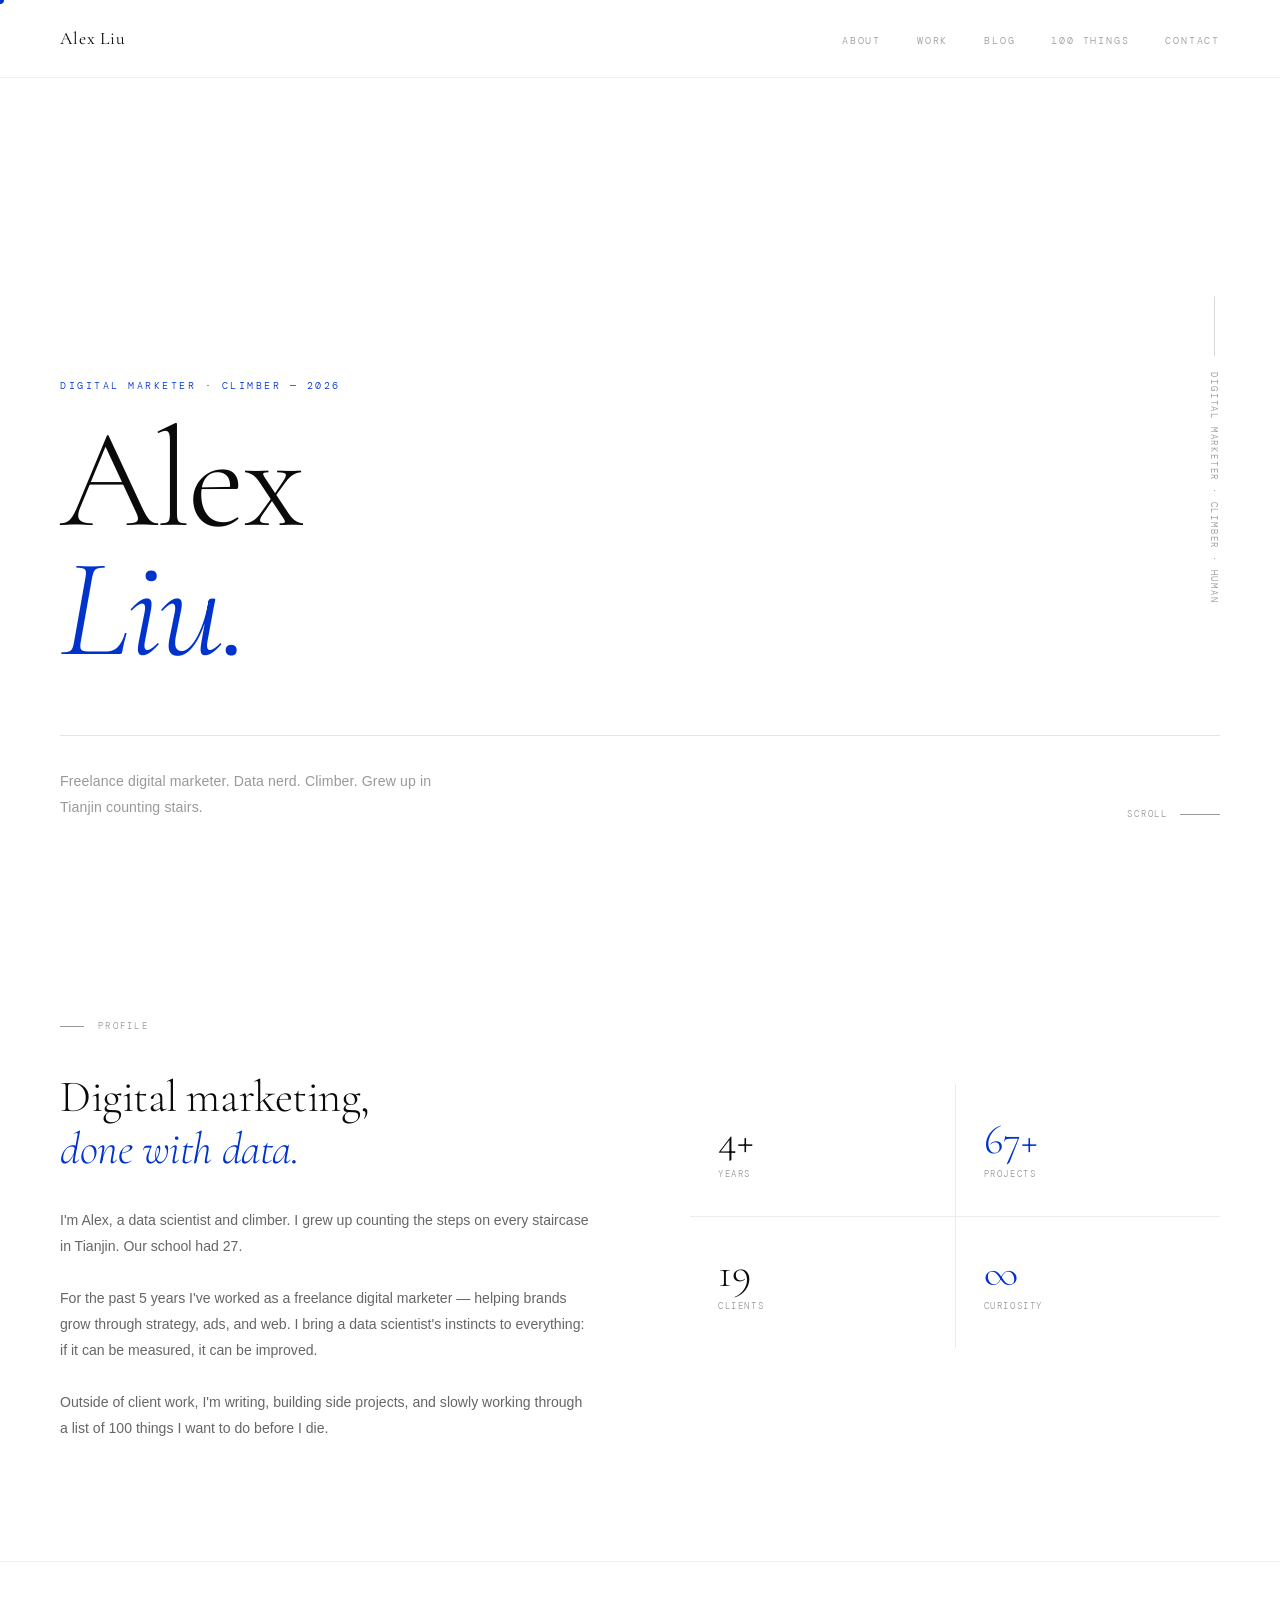
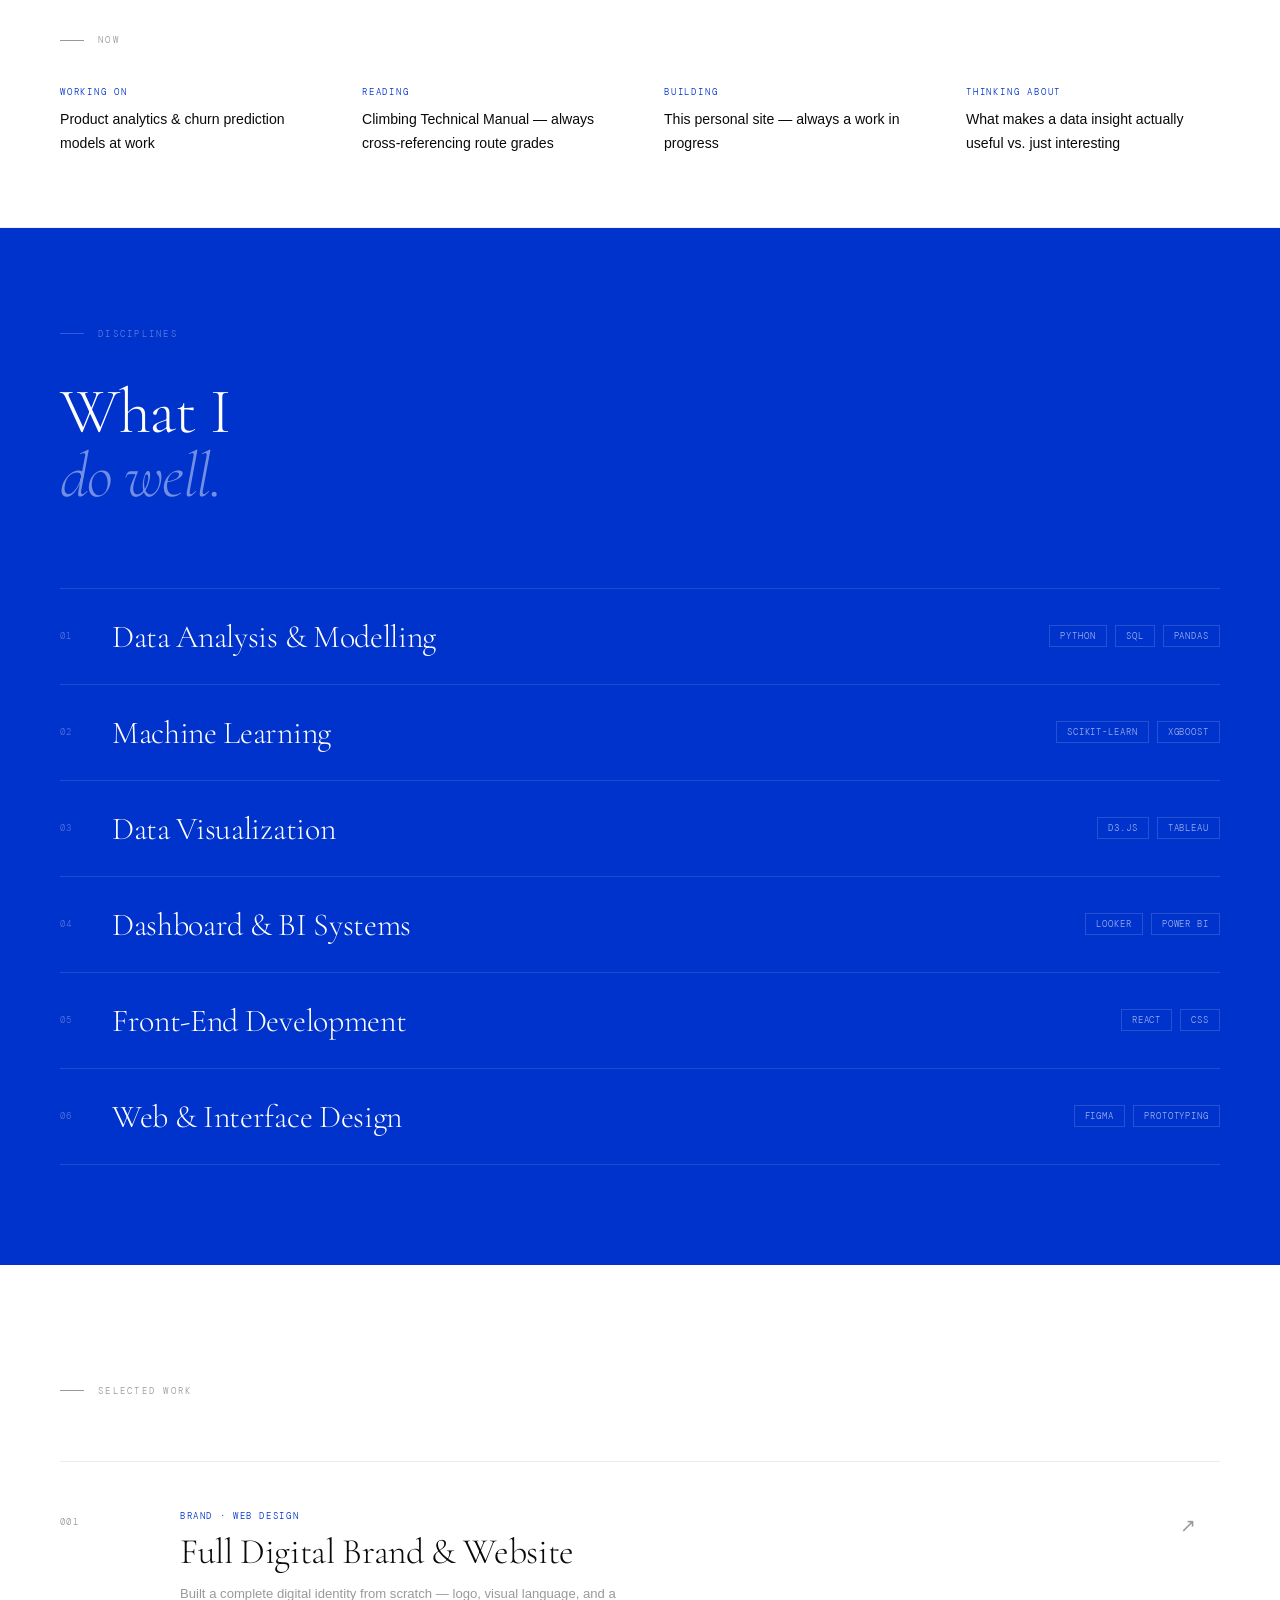
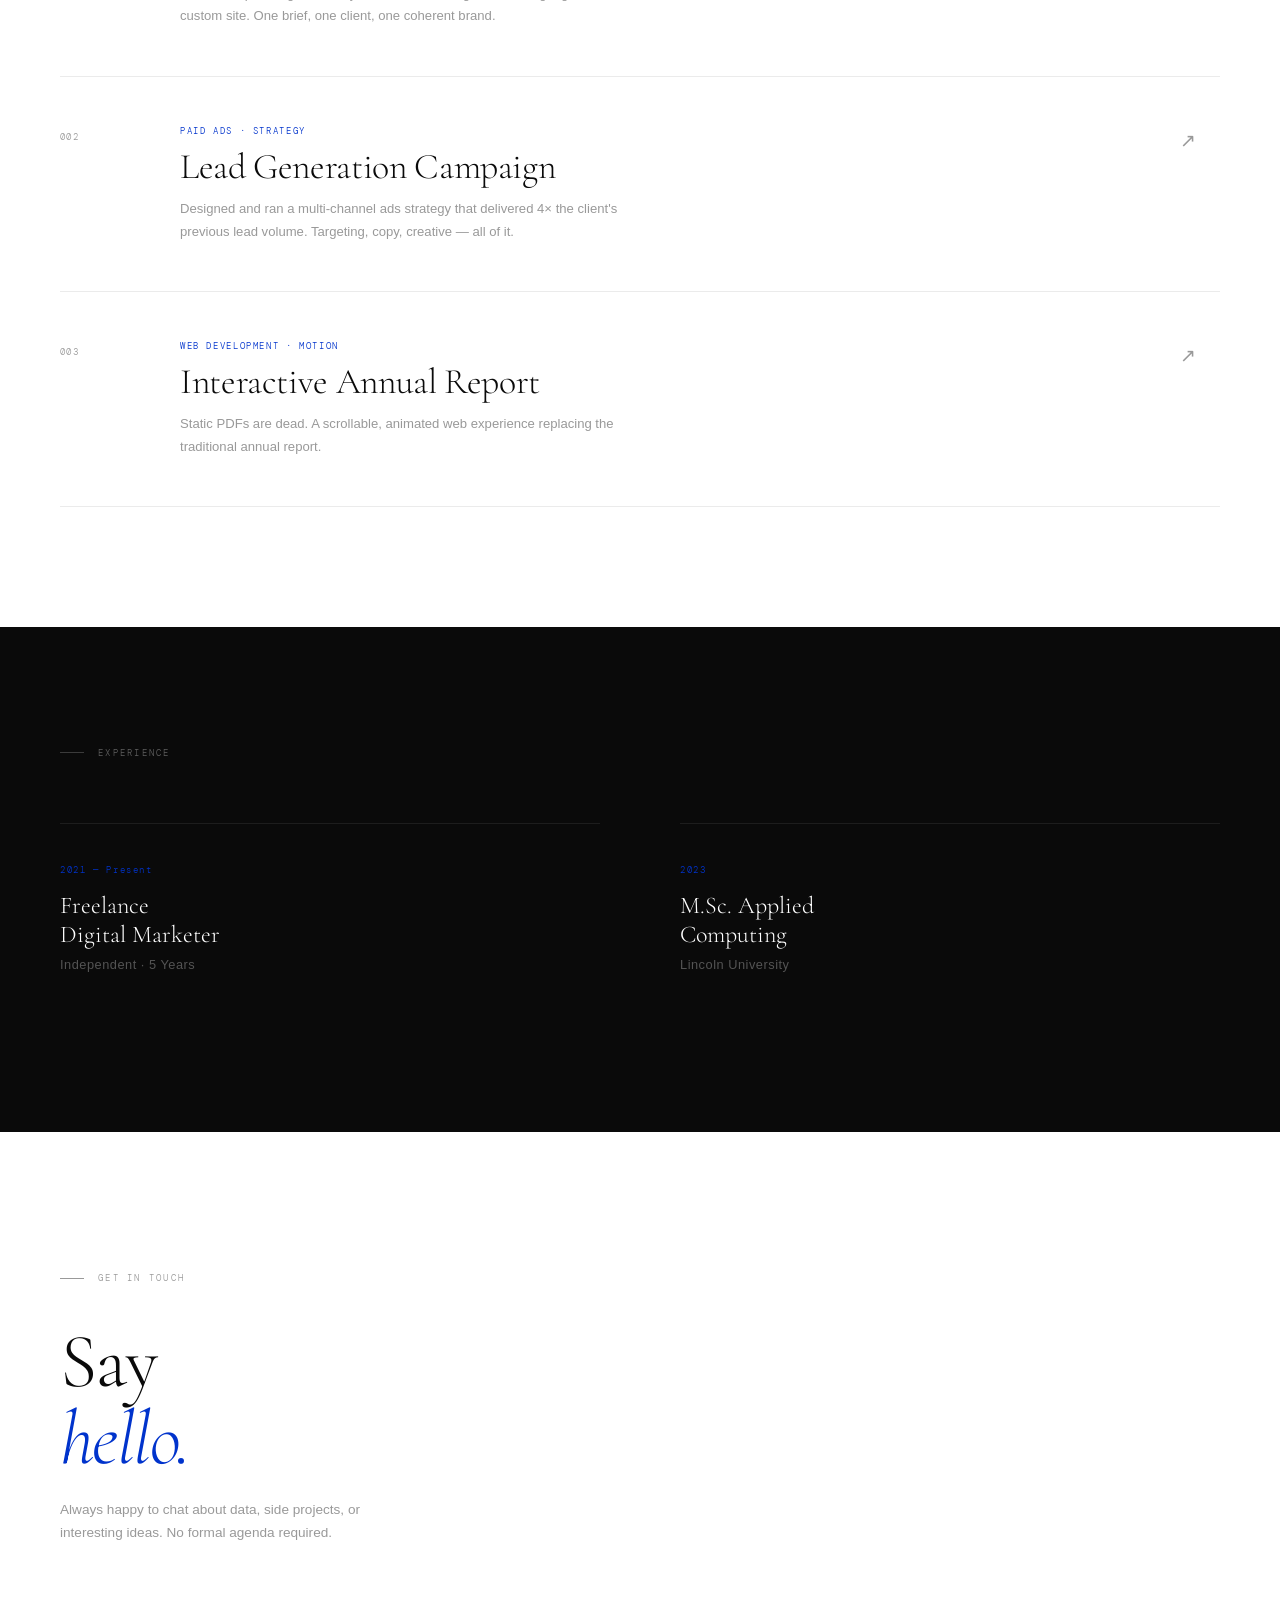
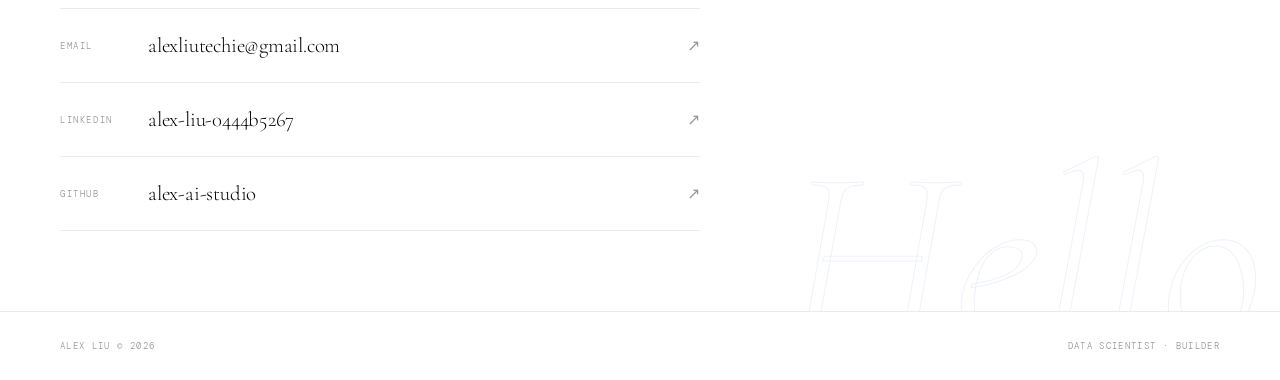
<file: index.html>
<!DOCTYPE html>
<html lang="en">
<head>
  <meta charset="UTF-8">
  <meta name="viewport" content="width=device-width, initial-scale=1.0">
  <title>Alex Liu</title>
  <link rel="preconnect" href="https://fonts.googleapis.com">
  <link rel="stylesheet" href="assets/css/styles.css">
</head>
<body>

<div class="cur" id="cur"></div>

<nav>
  <a class="nav-logo" href="/">Alex Liu</a>
  <ul class="nav-links">
    <li><a href="#about">About</a></li>
    <li><a href="#work">Work</a></li>
    <li><a href="/blog/">Blog</a></li>
    <li><a href="/100-things/">100 Things</a></li>
    <li><a href="#contact">Contact</a></li>
  </ul>
</nav>

<!-- HERO -->
<section id="hero">
  <div class="hero-index">Digital Marketer · Climber · Human</div>
  <div class="hero-eyebrow">Digital Marketer · Climber — 2026</div>
  <h1 class="hero-name">
    Alex<br>
    <span>Liu.</span>
  </h1>
  <div class="hero-bottom">
    <p class="hero-desc">
      Freelance digital marketer. Data nerd. Climber. Grew up in Tianjin counting stairs.
    </p>
    <div class="hero-scroll">Scroll</div>
  </div>
</section>

<!-- ABOUT -->
<section id="about">
  <div class="reveal">
    <div class="section-label">Profile</div>
    <h2 class="about-heading">
      Digital marketing,<br>
      <em>done with data.</em>
    </h2>
    <p class="about-body">
      I'm Alex, a data scientist and climber. I grew up counting the steps on every staircase in Tianjin. Our school had 27.<br><br>
      For the past 5 years I've worked as a freelance digital marketer — helping brands grow through strategy, ads, and web. I bring a data scientist's instincts to everything: if it can be measured, it can be improved.<br><br>
      Outside of client work, I'm writing, building side projects, and slowly working through a list of 100 things I want to do before I die.
    </p>
  </div>
  <div class="reveal d2">
    <div class="stat-grid">
      <div class="stat-cell">
        <div class="stat-num">5+</div>
        <div class="stat-label">Years</div>
      </div>
      <div class="stat-cell">
        <div class="stat-num blue">80+</div>
        <div class="stat-label">Projects</div>
      </div>
      <div class="stat-cell">
        <div class="stat-num">23</div>
        <div class="stat-label">Clients</div>
      </div>
      <div class="stat-cell">
        <div class="stat-num blue">∞</div>
        <div class="stat-label">Curiosity</div>
      </div>
    </div>
  </div>
</section>

<!-- NOW -->
<section id="now">
  <div class="section-label reveal">Now</div>
  <div class="now-grid reveal d1">
    <div class="now-item">
      <span class="now-cat">Working on</span>
      <span class="now-text">Product analytics & churn prediction models at work</span>
    </div>
    <div class="now-item">
      <span class="now-cat">Reading</span>
      <span class="now-text">Climbing Technical Manual — always cross-referencing route grades</span>
    </div>
    <div class="now-item">
      <span class="now-cat">Building</span>
      <span class="now-text">This personal site — always a work in progress</span>
    </div>
    <div class="now-item">
      <span class="now-cat">Thinking about</span>
      <span class="now-text">What makes a data insight actually useful vs. just interesting</span>
    </div>
  </div>
</section>

<!-- SKILLS -->
<section id="skills">
  <div class="section-label light reveal">Disciplines</div>
  <div class="skills-heading reveal d1">
    What I<br><em>do well.</em>
  </div>
  <div class="skill-list">
    <div class="skill-row reveal">
      <div class="skill-name-wrap">
        <span class="skill-idx">01</span>
        <span class="skill-name">Data Analysis & Modelling</span>
      </div>
      <div class="skill-tags-wrap">
        <span class="skill-tag">Python</span>
        <span class="skill-tag">SQL</span>
        <span class="skill-tag">pandas</span>
      </div>
    </div>
    <div class="skill-row reveal d1">
      <div class="skill-name-wrap">
        <span class="skill-idx">02</span>
        <span class="skill-name">Machine Learning</span>
      </div>
      <div class="skill-tags-wrap">
        <span class="skill-tag">scikit-learn</span>
        <span class="skill-tag">XGBoost</span>
      </div>
    </div>
    <div class="skill-row reveal d2">
      <div class="skill-name-wrap">
        <span class="skill-idx">03</span>
        <span class="skill-name">Data Visualization</span>
      </div>
      <div class="skill-tags-wrap">
        <span class="skill-tag">D3.js</span>
        <span class="skill-tag">Tableau</span>
      </div>
    </div>
    <div class="skill-row reveal d3">
      <div class="skill-name-wrap">
        <span class="skill-idx">04</span>
        <span class="skill-name">Dashboard & BI Systems</span>
      </div>
      <div class="skill-tags-wrap">
        <span class="skill-tag">Looker</span>
        <span class="skill-tag">Power BI</span>
      </div>
    </div>
    <div class="skill-row reveal">
      <div class="skill-name-wrap">
        <span class="skill-idx">05</span>
        <span class="skill-name">Front-End Development</span>
      </div>
      <div class="skill-tags-wrap">
        <span class="skill-tag">React</span>
        <span class="skill-tag">CSS</span>
      </div>
    </div>
    <div class="skill-row reveal d1">
      <div class="skill-name-wrap">
        <span class="skill-idx">06</span>
        <span class="skill-name">Web & Interface Design</span>
      </div>
      <div class="skill-tags-wrap">
        <span class="skill-tag">Figma</span>
        <span class="skill-tag">Prototyping</span>
      </div>
    </div>
  </div>
</section>

<!-- WORK -->
<section id="work">
  <div class="section-label reveal">Selected Work</div>
  <div class="work-list">
    <div class="work-item reveal">
      <span class="work-num">001</span>
      <div>
        <div class="work-cat">Brand · Web Design</div>
        <h3 class="work-title">Full Digital Brand & Website</h3>
        <p class="work-desc">Built a complete digital identity from scratch — logo, visual language, and a custom site. One brief, one client, one coherent brand.</p>
      </div>
      <span class="work-arrow">↗</span>
    </div>
    <div class="work-item reveal d1">
      <span class="work-num">002</span>
      <div>
        <div class="work-cat">Paid Ads · Strategy</div>
        <h3 class="work-title">Lead Generation Campaign</h3>
        <p class="work-desc">Designed and ran a multi-channel ads strategy that delivered 4× the client's previous lead volume. Targeting, copy, creative — all of it.</p>
      </div>
      <span class="work-arrow">↗</span>
    </div>
    <div class="work-item reveal d2">
      <span class="work-num">003</span>
      <div>
        <div class="work-cat">Web Development · Motion</div>
        <h3 class="work-title">Interactive Annual Report</h3>
        <p class="work-desc">Static PDFs are dead. A scrollable, animated web experience replacing the traditional annual report.</p>
      </div>
      <span class="work-arrow">↗</span>
    </div>
  </div>
</section>

<!-- TIMELINE -->
<section id="timeline">
  <div class="section-label light reveal">Experience</div>
  <div class="tl-grid">
    <div class="tl-item reveal">
      <div class="tl-year">2021 — Present</div>
      <div class="tl-role">Freelance<br>Digital Marketer</div>
      <div class="tl-company">Independent · 5 Years</div>
    </div>
    <div class="tl-item reveal d1">
      <div class="tl-year">2023</div>
      <div class="tl-role">M.Sc. Applied<br>Computing</div>
      <div class="tl-company">Lincoln University</div>
    </div>
  </div>
</section>

<!-- CONTACT -->
<section id="contact">
  <div class="contact-bg">Hello.</div>
  <div class="contact-inner">
    <div class="section-label reveal">Get in Touch</div>
    <h2 class="contact-heading reveal d1">
      Say<br><em>hello.</em>
    </h2>
    <p class="contact-sub reveal d2">
      Always happy to chat about data, side projects, or interesting ideas. No formal agenda required.
    </p>
    <div class="contact-links reveal d3">
      <a href="mailto:alexliutechie@gmail.com" class="contact-link">
        <div class="cl-left">
          <span class="cl-type">Email</span>
          <span class="cl-val">alexliutechie@gmail.com</span>
        </div>
        <span class="cl-arrow">↗</span>
      </a>
      <a href="https://www.linkedin.com/in/alex-liu-0444b5267/" target="_blank" rel="noopener" class="contact-link">
        <div class="cl-left">
          <span class="cl-type">LinkedIn</span>
          <span class="cl-val">alex-liu-0444b5267</span>
        </div>
        <span class="cl-arrow">↗</span>
      </a>
      <a href="https://github.com/alex-ai-studio" target="_blank" rel="noopener" class="contact-link">
        <div class="cl-left">
          <span class="cl-type">GitHub</span>
          <span class="cl-val">alex-ai-studio</span>
        </div>
        <span class="cl-arrow">↗</span>
      </a>
    </div>
  </div>
</section>

<footer>
  <span>Alex Liu © 2026</span>
  <span>Data Scientist · Builder</span>
</footer>

<script src="assets/js/main.js"></script>
</body>
</html>
</file>
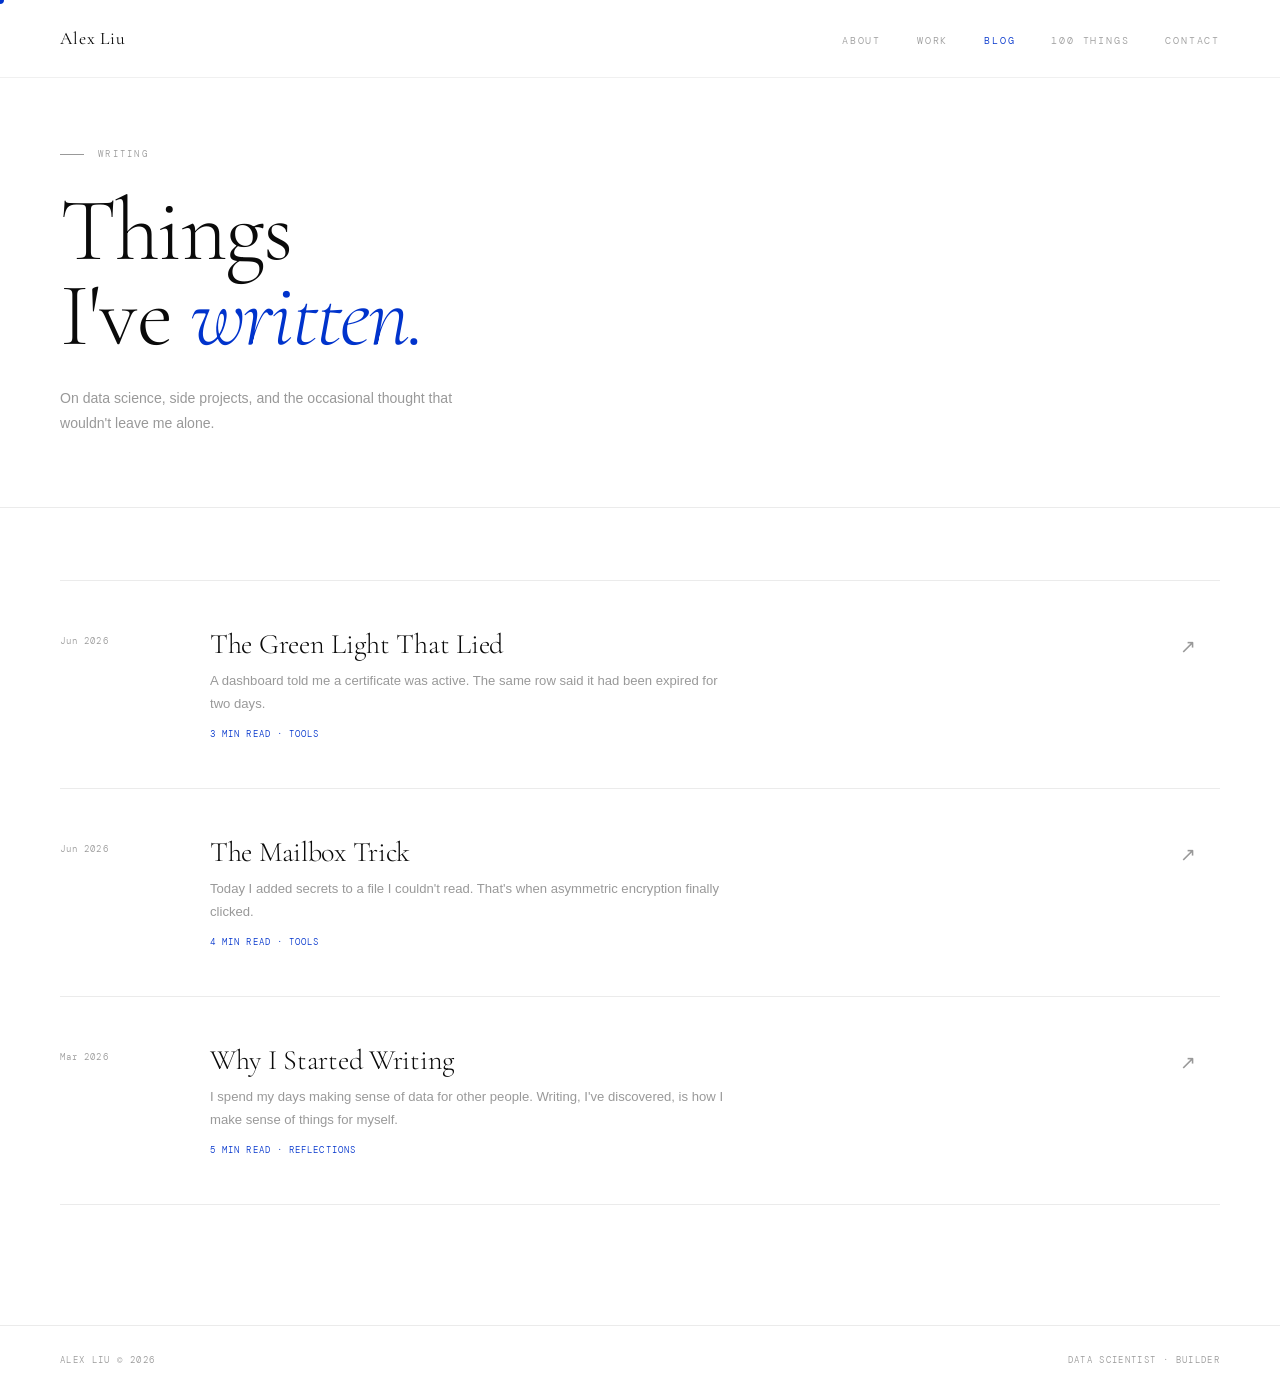
<file: blog/index.html>
<!DOCTYPE html>
<html lang="en">
<head>
  <meta charset="UTF-8">
  <meta name="viewport" content="width=device-width, initial-scale=1.0">
  <title>Blog — Alex Liu</title>
  <link rel="preconnect" href="https://fonts.googleapis.com">
  <link rel="stylesheet" href="../assets/css/styles.css">
</head>
<body>

<div class="cur" id="cur"></div>

<nav>
  <a class="nav-logo" href="/">Alex Liu</a>
  <ul class="nav-links">
    <li><a href="/#about">About</a></li>
    <li><a href="/#work">Work</a></li>
    <li><a href="/blog/" class="active">Blog</a></li>
    <li><a href="/100-things/">100 Things</a></li>
    <li><a href="/#contact">Contact</a></li>
  </ul>
</nav>

<!-- PAGE HERO -->
<div class="inner-hero">
  <div class="inner-hero-label">Writing</div>
  <h1 class="inner-hero-title">
    Things<br>
    I've <em>written.</em>
  </h1>
  <p class="inner-hero-sub">
    On data science, side projects, and the occasional thought that wouldn't leave me alone.
  </p>
</div>

<!-- BLOG LISTING -->
<div class="blog-container">
  <div class="blog-grid">

    <a href="/blog/posts/the-green-light-that-lied.html" class="blog-card reveal">
      <span class="blog-date">Jun 2026</span>
      <div>
        <div class="blog-card-title">The Green Light That Lied</div>
        <p class="blog-card-teaser">
          A dashboard told me a certificate was active. The same row said it had been expired for two days.
        </p>
        <div class="blog-card-meta">3 min read · Tools</div>
      </div>
      <span class="blog-card-arrow">↗</span>
    </a>

    <a href="/blog/posts/the-mailbox-trick.html" class="blog-card reveal">
      <span class="blog-date">Jun 2026</span>
      <div>
        <div class="blog-card-title">The Mailbox Trick</div>
        <p class="blog-card-teaser">
          Today I added secrets to a file I couldn't read. That's when asymmetric encryption finally clicked.
        </p>
        <div class="blog-card-meta">4 min read · Tools</div>
      </div>
      <span class="blog-card-arrow">↗</span>
    </a>

    <a href="/blog/posts/hello-world.html" class="blog-card reveal">
      <span class="blog-date">Mar 2026</span>
      <div>
        <div class="blog-card-title">Why I Started Writing</div>
        <p class="blog-card-teaser">
          I spend my days making sense of data for other people. Writing, I've discovered, is how I make sense of things for myself.
        </p>
        <div class="blog-card-meta">5 min read · Reflections</div>
      </div>
      <span class="blog-card-arrow">↗</span>
    </a>

    <!-- Add new posts above this comment by duplicating the block above.
         Then create a matching HTML file in /blog/posts/.
         Format:
         <a href="/blog/posts/your-post-slug.html" class="blog-card reveal">
           <span class="blog-date">Mon YYYY</span>
           <div>
             <div class="blog-card-title">Your Post Title</div>
             <p class="blog-card-teaser">One sentence that makes someone want to read it.</p>
             <div class="blog-card-meta">X min read · Category</div>
           </div>
           <span class="blog-card-arrow">↗</span>
         </a>
    -->

  </div>
</div>

<footer>
  <span>Alex Liu © 2026</span>
  <span>Data Scientist · Builder</span>
</footer>

<script src="../assets/js/main.js"></script>
</body>
</html>
</file>
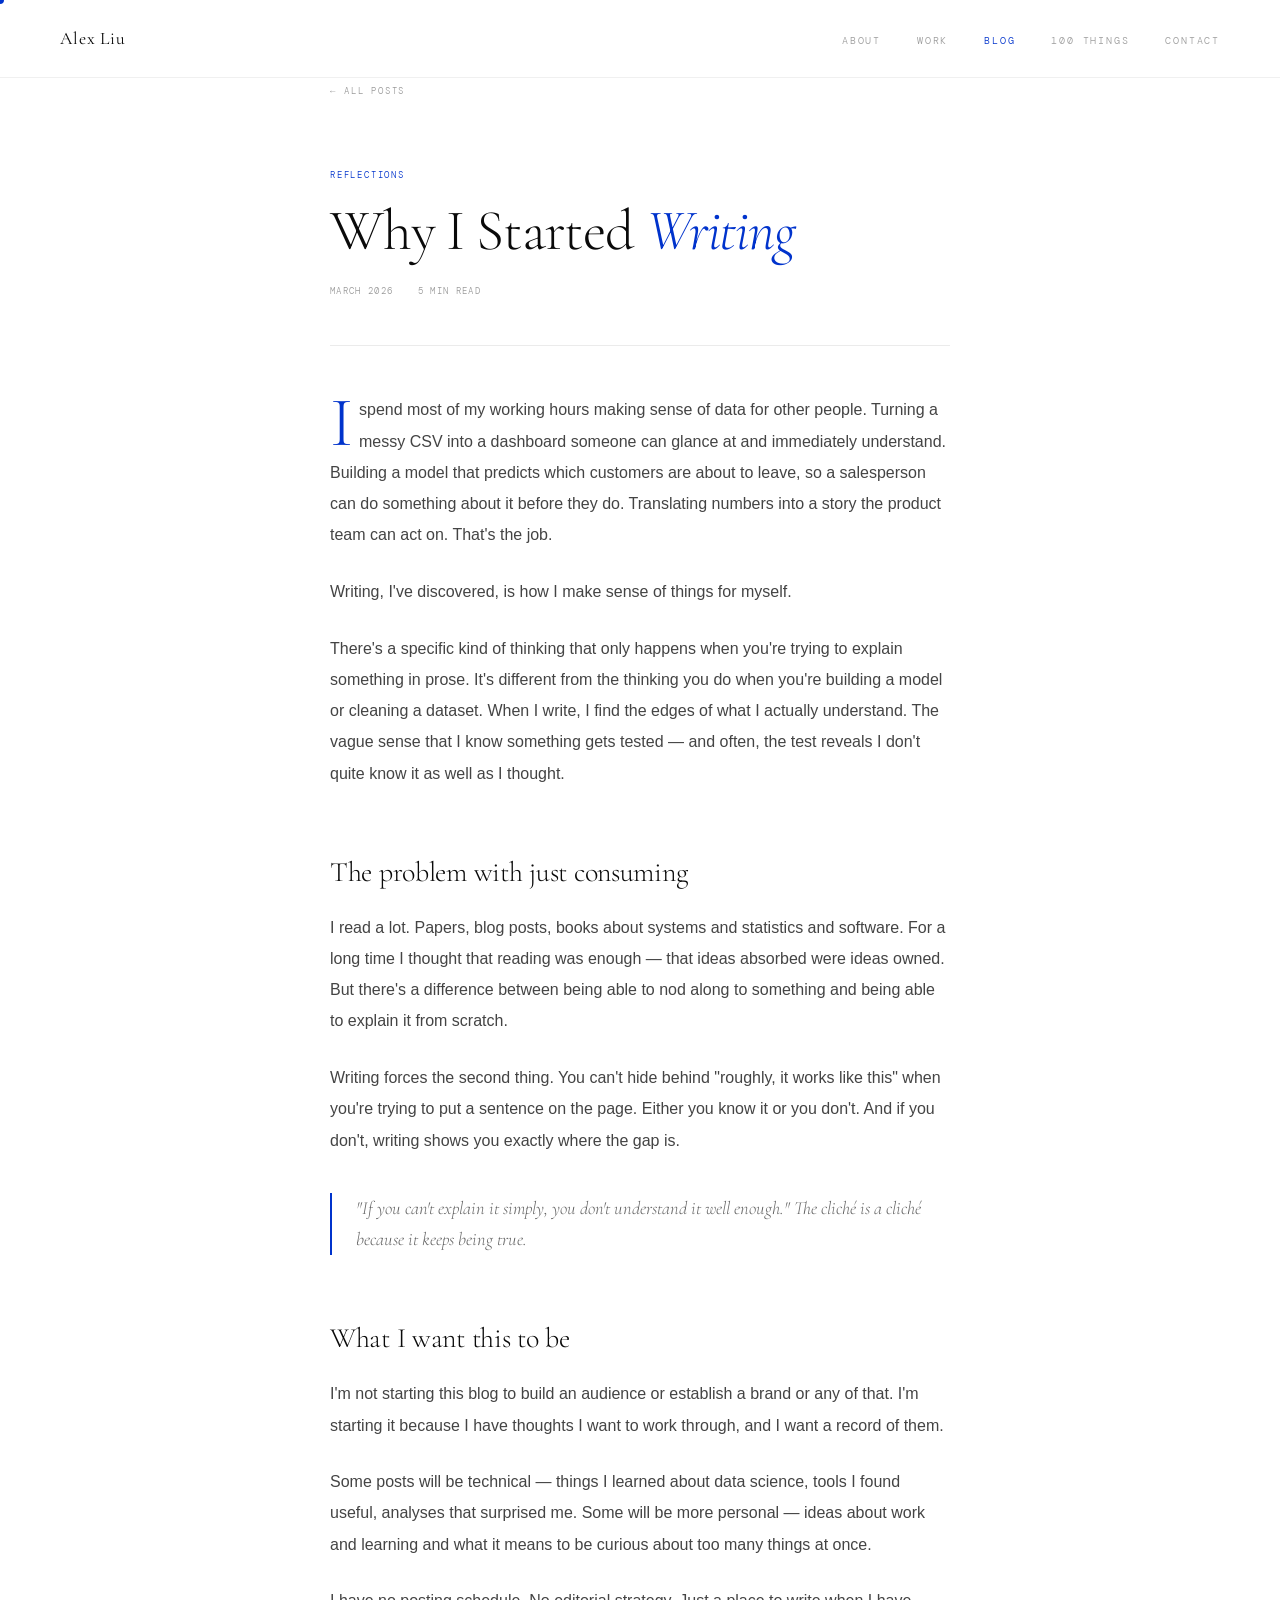
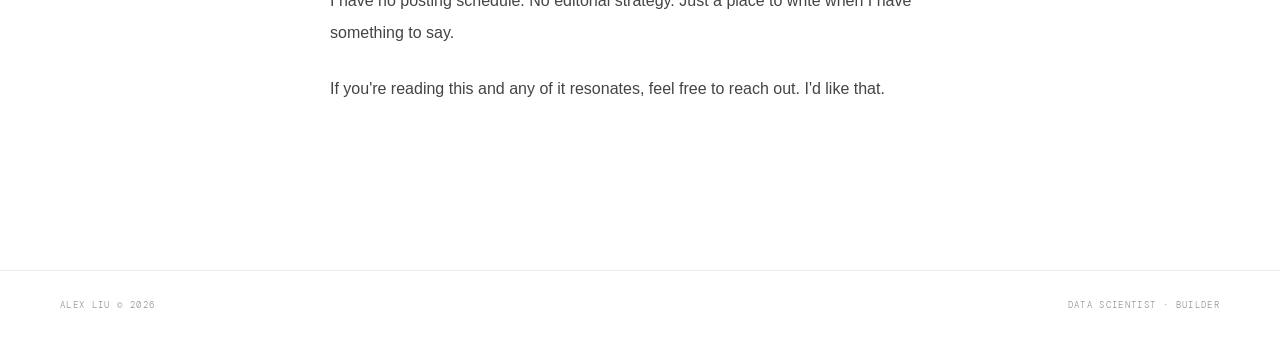
<file: blog/posts/hello-world.html>
<!DOCTYPE html>
<html lang="en">
<head>
  <meta charset="UTF-8">
  <meta name="viewport" content="width=device-width, initial-scale=1.0">
  <title>Why I Started Writing — Alex Liu</title>
  <link rel="preconnect" href="https://fonts.googleapis.com">
  <link rel="stylesheet" href="../../assets/css/styles.css">
</head>
<body>

<div class="cur" id="cur"></div>

<nav>
  <a class="nav-logo" href="/">Alex Liu</a>
  <ul class="nav-links">
    <li><a href="/#about">About</a></li>
    <li><a href="/#work">Work</a></li>
    <li><a href="/blog/" class="active">Blog</a></li>
    <li><a href="/100-things/">100 Things</a></li>
    <li><a href="/#contact">Contact</a></li>
  </ul>
</nav>

<div class="post-wrap">

  <a href="/blog/" class="post-back">← All posts</a>

  <div class="post-header">
    <div class="post-cat">Reflections</div>
    <h1 class="post-title">Why I Started <em>Writing</em></h1>
    <div class="post-meta">
      <span>March 2026</span>
      <span>5 min read</span>
    </div>
  </div>

  <div class="post-divider"></div>

  <div class="post-body">
    <p>
      I spend most of my working hours making sense of data for other people. Turning a messy CSV into a dashboard someone can glance at and immediately understand. Building a model that predicts which customers are about to leave, so a salesperson can do something about it before they do. Translating numbers into a story the product team can act on. That's the job.
    </p>

    <p>
      Writing, I've discovered, is how I make sense of things for myself.
    </p>

    <p>
      There's a specific kind of thinking that only happens when you're trying to explain something in prose. It's different from the thinking you do when you're building a model or cleaning a dataset. When I write, I find the edges of what I actually understand. The vague sense that I know something gets tested — and often, the test reveals I don't quite know it as well as I thought.
    </p>

    <h2>The problem with just consuming</h2>

    <p>
      I read a lot. Papers, blog posts, books about systems and statistics and software. For a long time I thought that reading was enough — that ideas absorbed were ideas owned. But there's a difference between being able to nod along to something and being able to explain it from scratch.
    </p>

    <p>
      Writing forces the second thing. You can't hide behind "roughly, it works like this" when you're trying to put a sentence on the page. Either you know it or you don't. And if you don't, writing shows you exactly where the gap is.
    </p>

    <blockquote>
      "If you can't explain it simply, you don't understand it well enough." The cliché is a cliché because it keeps being true.
    </blockquote>

    <h2>What I want this to be</h2>

    <p>
      I'm not starting this blog to build an audience or establish a brand or any of that. I'm starting it because I have thoughts I want to work through, and I want a record of them.
    </p>

    <p>
      Some posts will be technical — things I learned about data science, tools I found useful, analyses that surprised me. Some will be more personal — ideas about work and learning and what it means to be curious about too many things at once.
    </p>

    <p>
      I have no posting schedule. No editorial strategy. Just a place to write when I have something to say.
    </p>

    <p>
      If you're reading this and any of it resonates, feel free to reach out. I'd like that.
    </p>
  </div>

</div>

<footer>
  <span>Alex Liu © 2026</span>
  <span>Data Scientist · Builder</span>
</footer>

<script src="../../assets/js/main.js"></script>
</body>
</html>
</file>
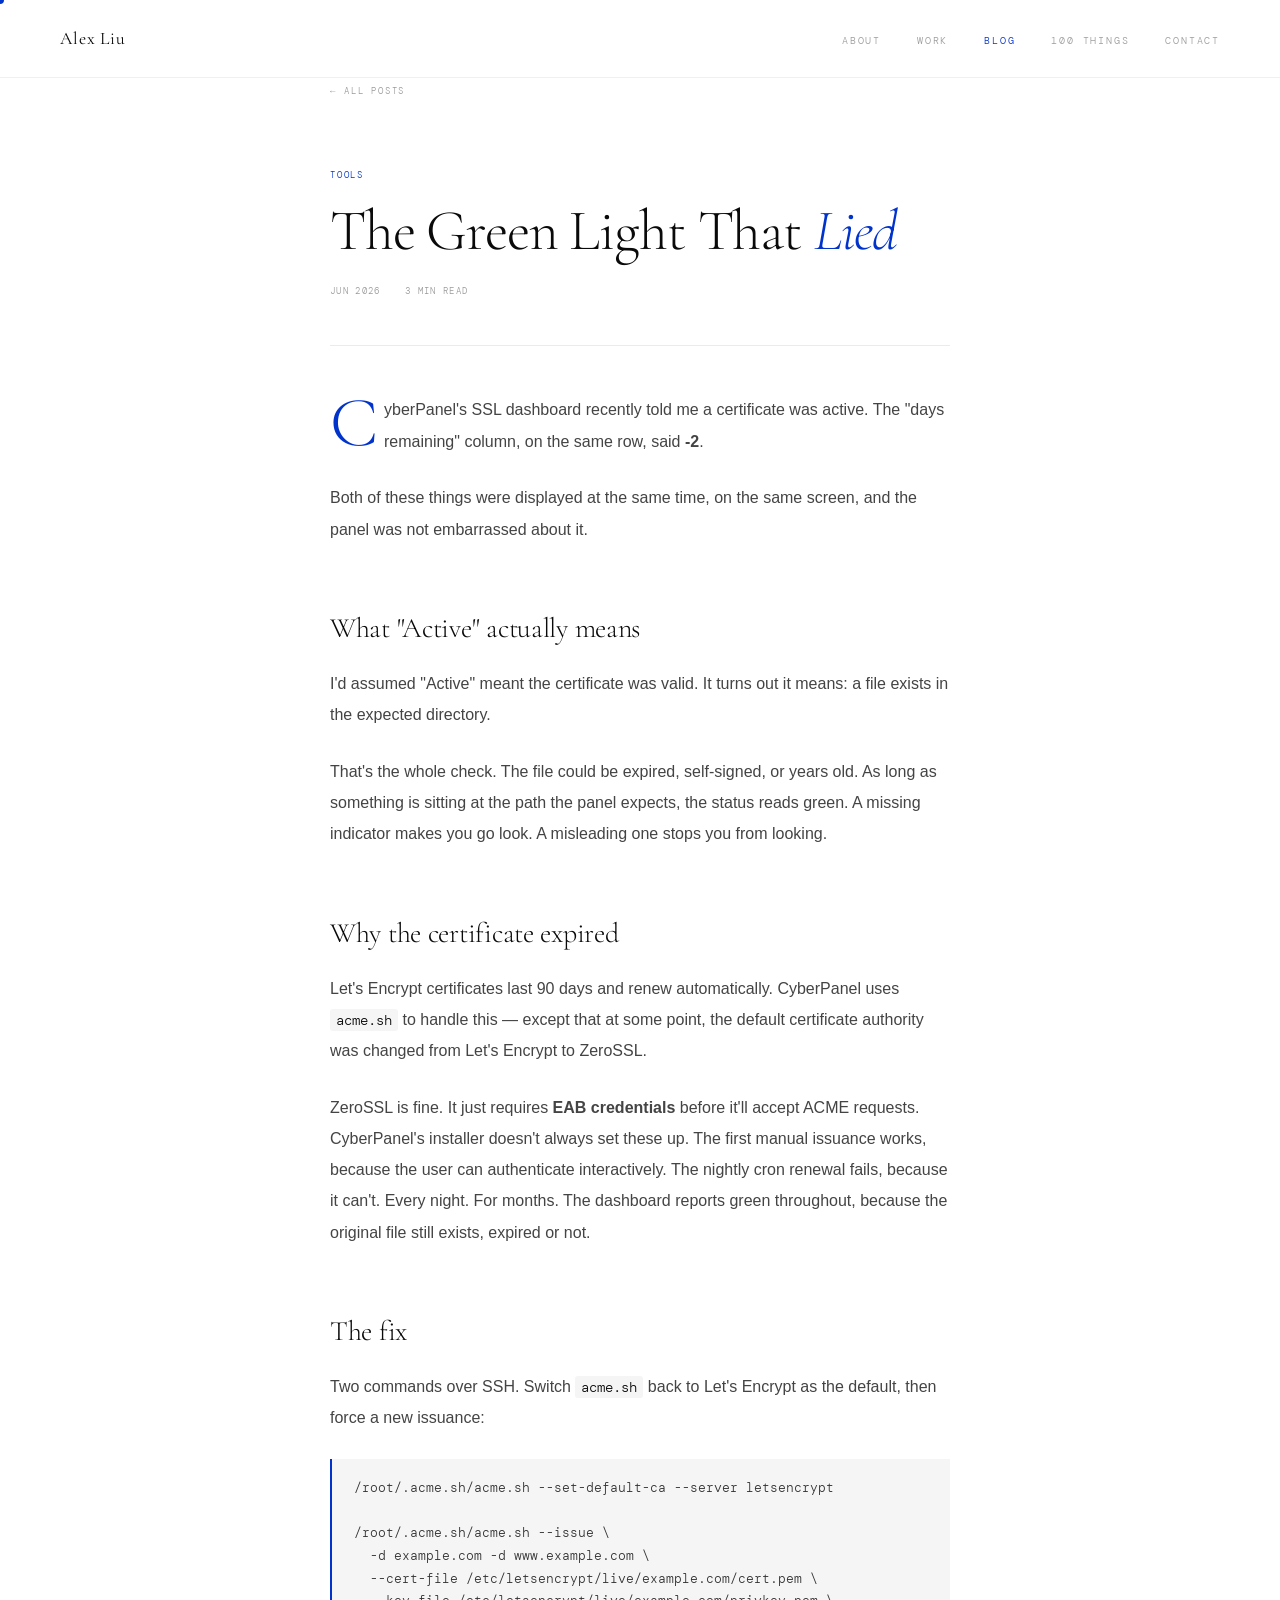
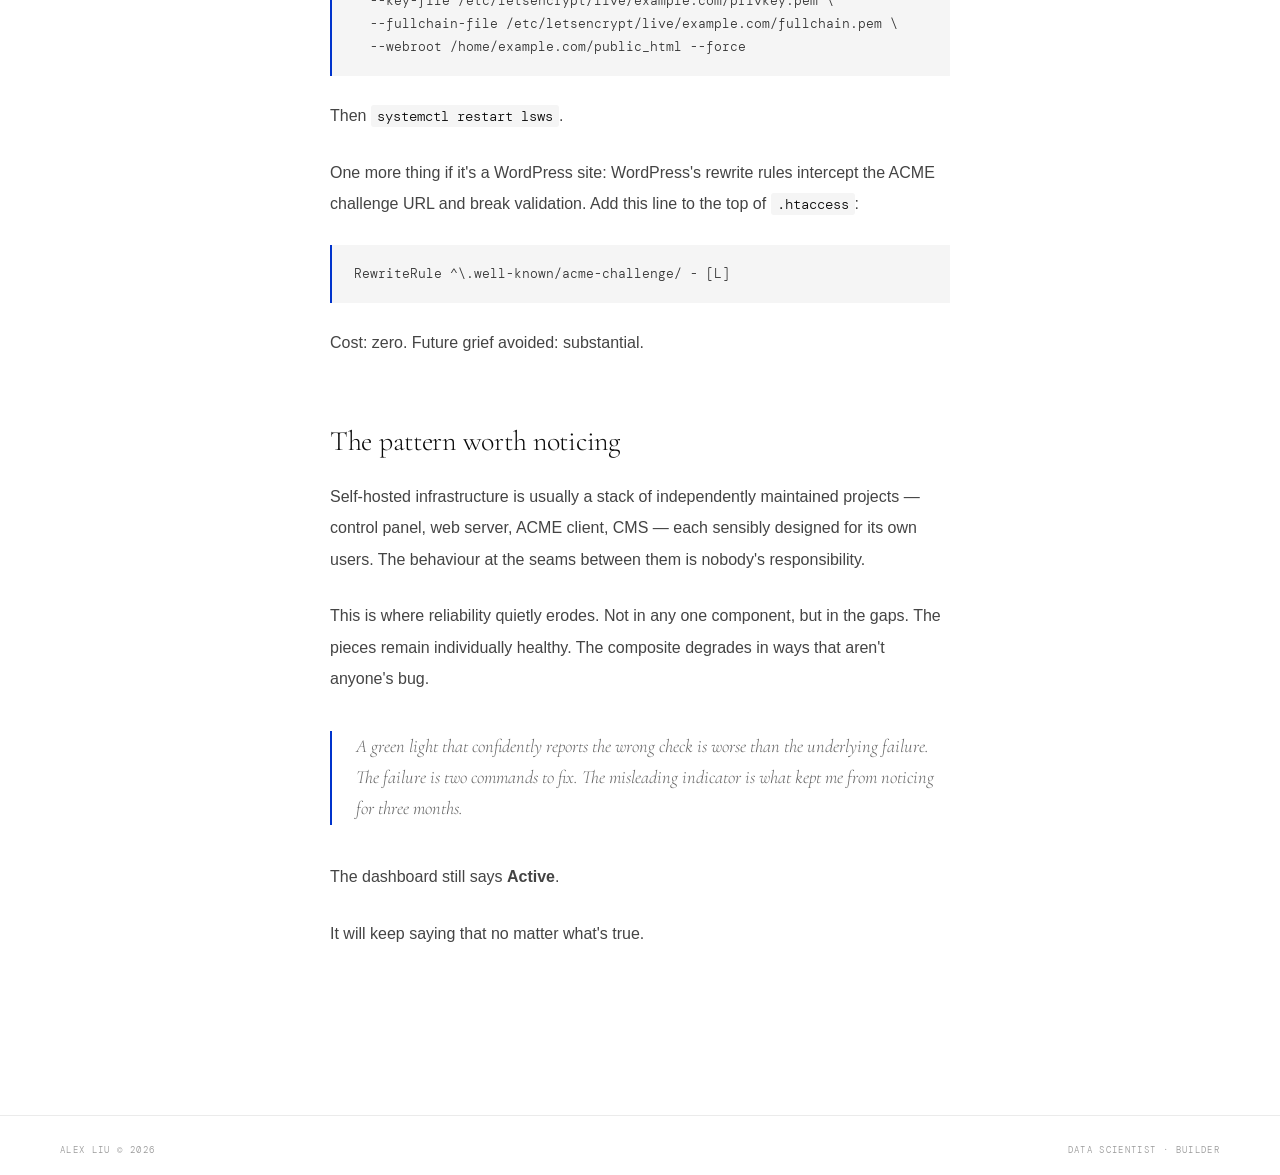
<file: blog/posts/the-green-light-that-lied.html>
<!DOCTYPE html>
<html lang="en">
<head>
  <meta charset="UTF-8">
  <meta name="viewport" content="width=device-width, initial-scale=1.0">
  <title>The Green Light That Lied — Alex Liu</title>
  <link rel="preconnect" href="https://fonts.googleapis.com">
  <link rel="stylesheet" href="../../assets/css/styles.css">
</head>
<body>

<div class="cur" id="cur"></div>

<nav>
  <a class="nav-logo" href="/">Alex Liu</a>
  <ul class="nav-links">
    <li><a href="/#about">About</a></li>
    <li><a href="/#work">Work</a></li>
    <li><a href="/blog/" class="active">Blog</a></li>
    <li><a href="/100-things/">100 Things</a></li>
    <li><a href="/#contact">Contact</a></li>
  </ul>
</nav>

<div class="post-wrap">

  <a href="/blog/" class="post-back">← All posts</a>

  <div class="post-header">
    <div class="post-cat">Tools</div>
    <h1 class="post-title">The Green Light That <em>Lied</em></h1>
    <div class="post-meta">
      <span>Jun 2026</span>
      <span>3 min read</span>
    </div>
  </div>

  <div class="post-divider"></div>

  <div class="post-body">
    <p>
      CyberPanel's SSL dashboard recently told me a certificate was active. The "days remaining" column, on the same row, said <strong>-2</strong>.
    </p>

    <p>
      Both of these things were displayed at the same time, on the same screen, and the panel was not embarrassed about it.
    </p>

    <h2>What "Active" actually means</h2>

    <p>
      I'd assumed "Active" meant the certificate was valid. It turns out it means: a file exists in the expected directory.
    </p>

    <p>
      That's the whole check. The file could be expired, self-signed, or years old. As long as something is sitting at the path the panel expects, the status reads green. A missing indicator makes you go look. A misleading one stops you from looking.
    </p>

    <h2>Why the certificate expired</h2>

    <p>
      Let's Encrypt certificates last 90 days and renew automatically. CyberPanel uses <code>acme.sh</code> to handle this — except that at some point, the default certificate authority was changed from Let's Encrypt to ZeroSSL.
    </p>

    <p>
      ZeroSSL is fine. It just requires <strong>EAB credentials</strong> before it'll accept ACME requests. CyberPanel's installer doesn't always set these up. The first manual issuance works, because the user can authenticate interactively. The nightly cron renewal fails, because it can't. Every night. For months. The dashboard reports green throughout, because the original file still exists, expired or not.
    </p>

    <h2>The fix</h2>

    <p>
      Two commands over SSH. Switch <code>acme.sh</code> back to Let's Encrypt as the default, then force a new issuance:
    </p>

    <pre><code>/root/.acme.sh/acme.sh --set-default-ca --server letsencrypt

/root/.acme.sh/acme.sh --issue \
  -d example.com -d www.example.com \
  --cert-file /etc/letsencrypt/live/example.com/cert.pem \
  --key-file /etc/letsencrypt/live/example.com/privkey.pem \
  --fullchain-file /etc/letsencrypt/live/example.com/fullchain.pem \
  --webroot /home/example.com/public_html --force</code></pre>

    <p>
      Then <code>systemctl restart lsws</code>.
    </p>

    <p>
      One more thing if it's a WordPress site: WordPress's rewrite rules intercept the ACME challenge URL and break validation. Add this line to the top of <code>.htaccess</code>:
    </p>

    <pre><code>RewriteRule ^\.well-known/acme-challenge/ - [L]</code></pre>

    <p>
      Cost: zero. Future grief avoided: substantial.
    </p>

    <h2>The pattern worth noticing</h2>

    <p>
      Self-hosted infrastructure is usually a stack of independently maintained projects — control panel, web server, ACME client, CMS — each sensibly designed for its own users. The behaviour at the seams between them is nobody's responsibility.
    </p>

    <p>
      This is where reliability quietly erodes. Not in any one component, but in the gaps. The pieces remain individually healthy. The composite degrades in ways that aren't anyone's bug.
    </p>

    <blockquote>
      A green light that confidently reports the wrong check is worse than the underlying failure. The failure is two commands to fix. The misleading indicator is what kept me from noticing for three months.
    </blockquote>

    <p>
      The dashboard still says <strong>Active</strong>.
    </p>

    <p>
      It will keep saying that no matter what's true.
    </p>
  </div>

</div>

<footer>
  <span>Alex Liu © 2026</span>
  <span>Data Scientist · Builder</span>
</footer>

<script src="../../assets/js/main.js"></script>
</body>
</html>
</file>
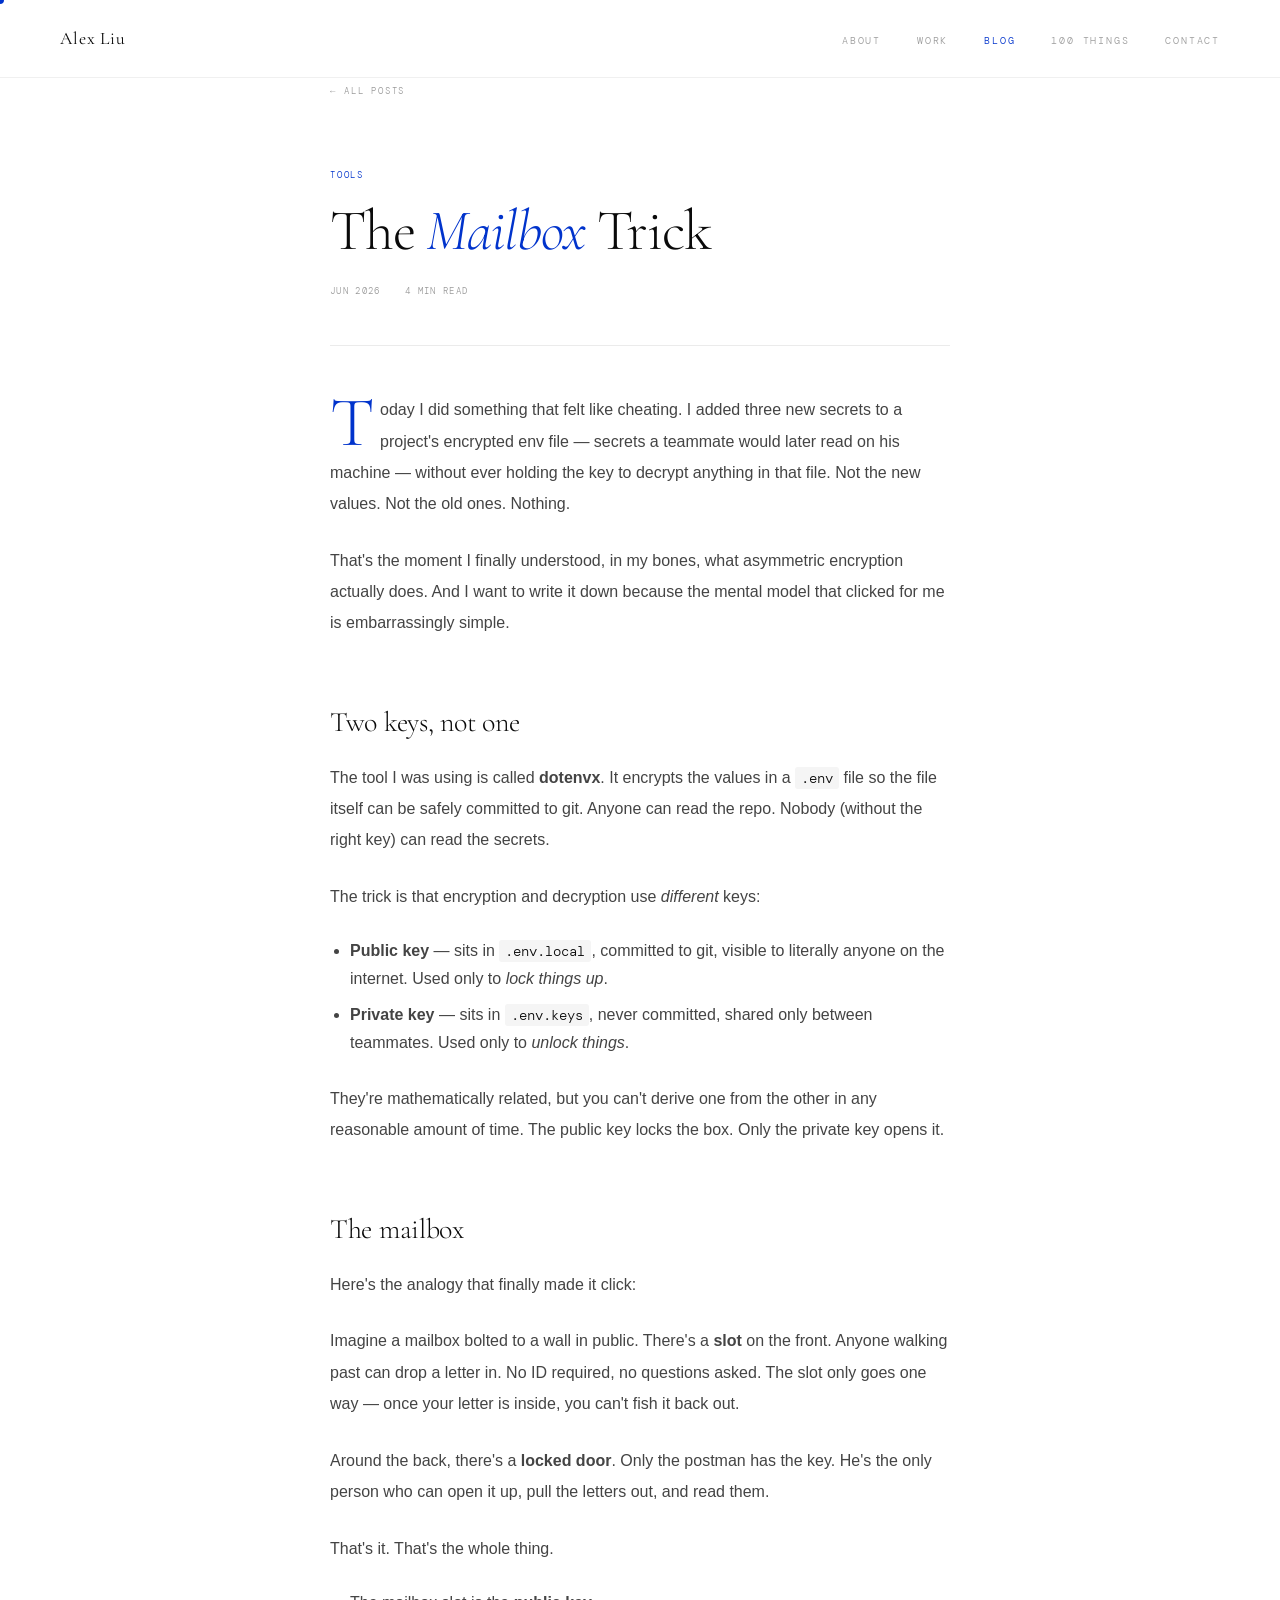
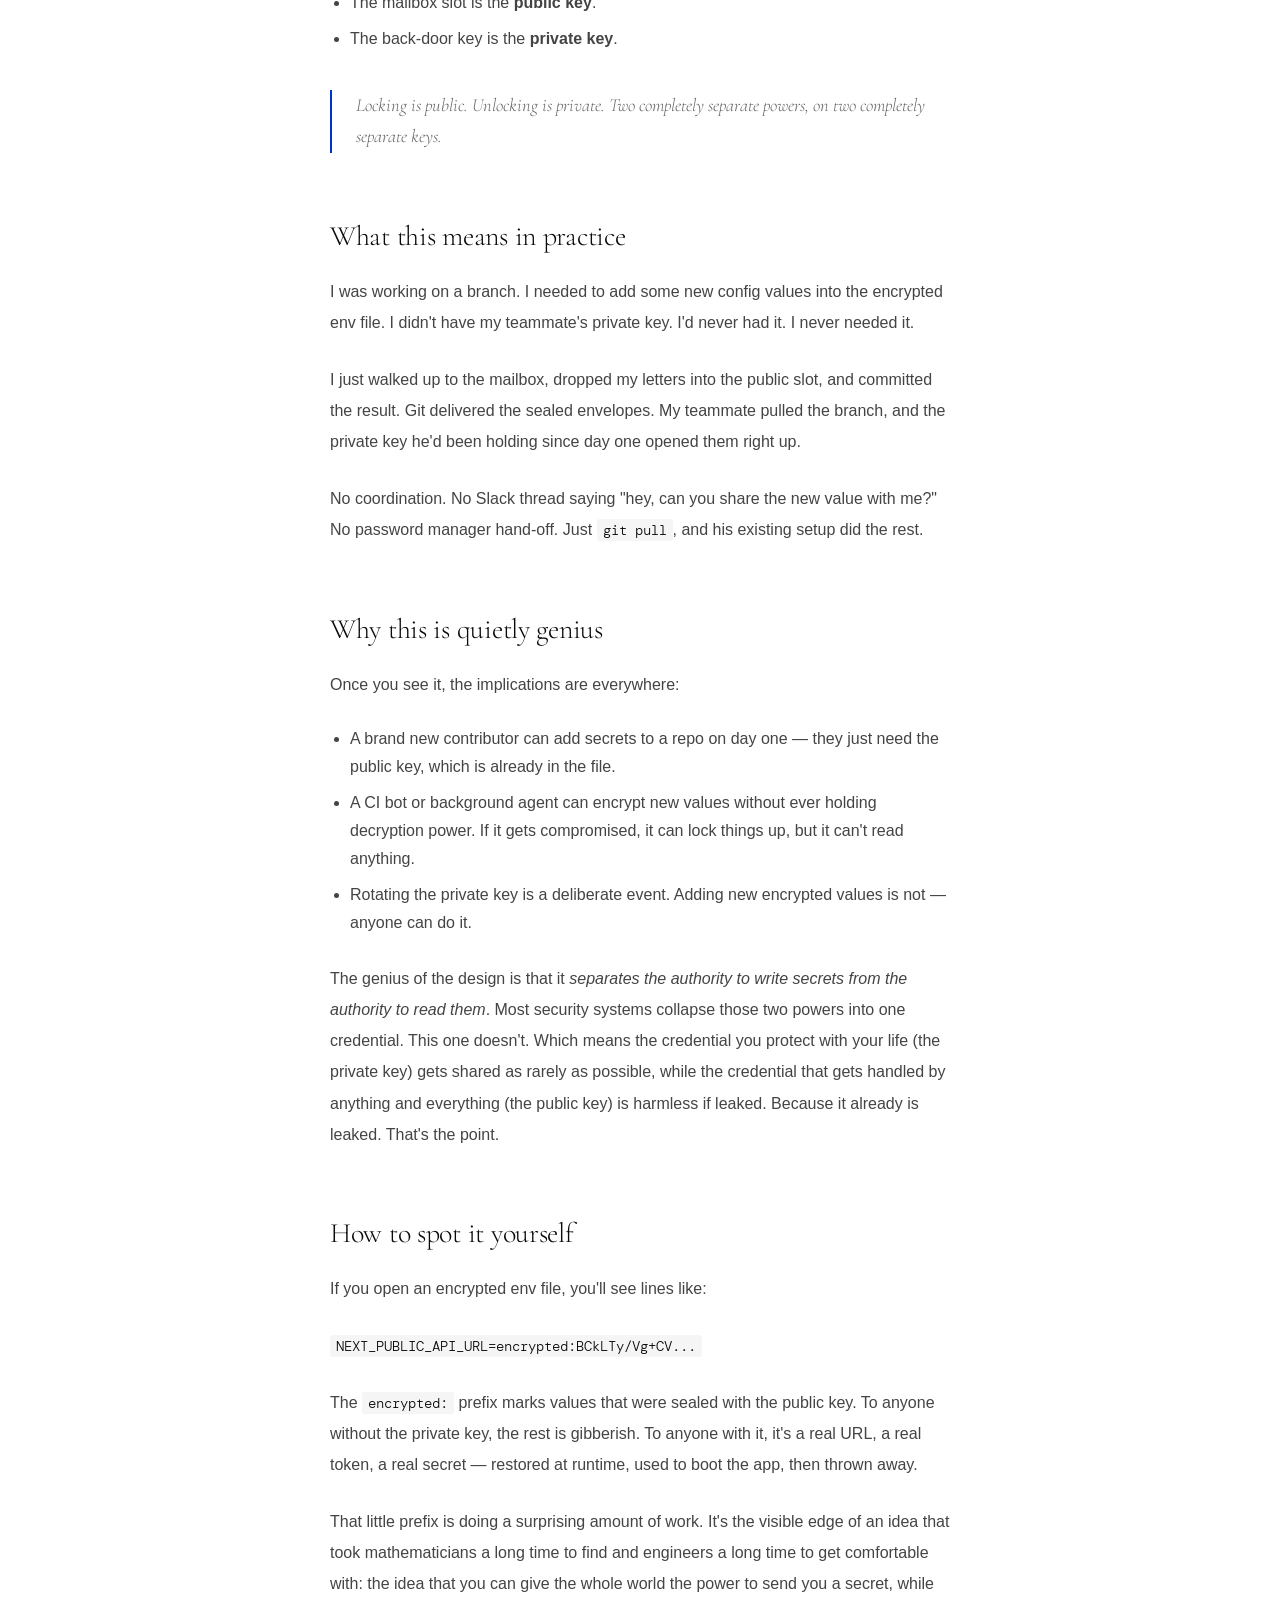
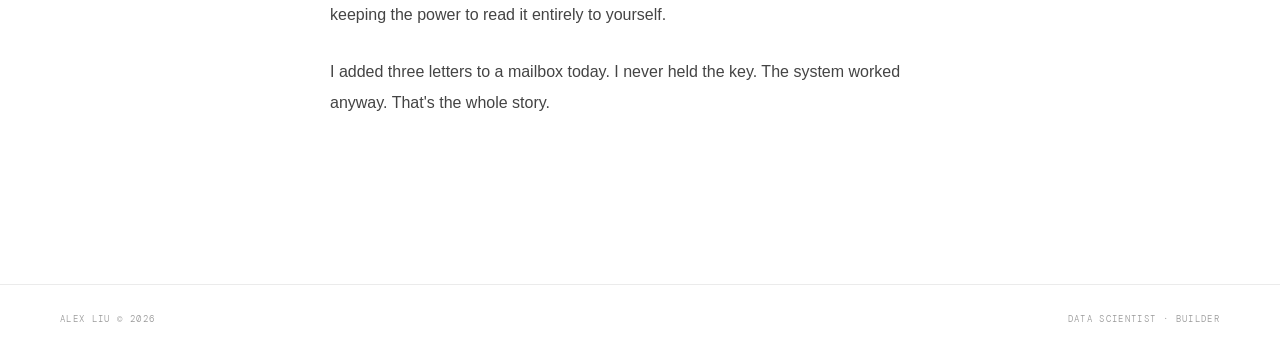
<file: blog/posts/the-mailbox-trick.html>
<!DOCTYPE html>
<html lang="en">
<head>
  <meta charset="UTF-8">
  <meta name="viewport" content="width=device-width, initial-scale=1.0">
  <title>The Mailbox Trick — Alex Liu</title>
  <link rel="preconnect" href="https://fonts.googleapis.com">
  <link rel="stylesheet" href="../../assets/css/styles.css">
</head>
<body>

<div class="cur" id="cur"></div>

<nav>
  <a class="nav-logo" href="/">Alex Liu</a>
  <ul class="nav-links">
    <li><a href="/#about">About</a></li>
    <li><a href="/#work">Work</a></li>
    <li><a href="/blog/" class="active">Blog</a></li>
    <li><a href="/100-things/">100 Things</a></li>
    <li><a href="/#contact">Contact</a></li>
  </ul>
</nav>

<div class="post-wrap">

  <a href="/blog/" class="post-back">← All posts</a>

  <div class="post-header">
    <div class="post-cat">Tools</div>
    <h1 class="post-title">The <em>Mailbox</em> Trick</h1>
    <div class="post-meta">
      <span>Jun 2026</span>
      <span>4 min read</span>
    </div>
  </div>

  <div class="post-divider"></div>

  <div class="post-body">
    <p>
      Today I did something that felt like cheating. I added three new secrets to a project's encrypted env file — secrets a teammate would later read on his machine — without ever holding the key to decrypt anything in that file. Not the new values. Not the old ones. Nothing.
    </p>

    <p>
      That's the moment I finally understood, in my bones, what asymmetric encryption actually does. And I want to write it down because the mental model that clicked for me is embarrassingly simple.
    </p>

    <h2>Two keys, not one</h2>

    <p>
      The tool I was using is called <strong>dotenvx</strong>. It encrypts the values in a <code>.env</code> file so the file itself can be safely committed to git. Anyone can read the repo. Nobody (without the right key) can read the secrets.
    </p>

    <p>
      The trick is that encryption and decryption use <em>different</em> keys:
    </p>

    <ul>
      <li><strong>Public key</strong> — sits in <code>.env.local</code>, committed to git, visible to literally anyone on the internet. Used only to <em>lock things up</em>.</li>
      <li><strong>Private key</strong> — sits in <code>.env.keys</code>, never committed, shared only between teammates. Used only to <em>unlock things</em>.</li>
    </ul>

    <p>
      They're mathematically related, but you can't derive one from the other in any reasonable amount of time. The public key locks the box. Only the private key opens it.
    </p>

    <h2>The mailbox</h2>

    <p>
      Here's the analogy that finally made it click:
    </p>

    <p>
      Imagine a mailbox bolted to a wall in public. There's a <strong>slot</strong> on the front. Anyone walking past can drop a letter in. No ID required, no questions asked. The slot only goes one way — once your letter is inside, you can't fish it back out.
    </p>

    <p>
      Around the back, there's a <strong>locked door</strong>. Only the postman has the key. He's the only person who can open it up, pull the letters out, and read them.
    </p>

    <p>
      That's it. That's the whole thing.
    </p>

    <ul>
      <li>The mailbox slot is the <strong>public key</strong>.</li>
      <li>The back-door key is the <strong>private key</strong>.</li>
    </ul>

    <blockquote>
      Locking is public. Unlocking is private. Two completely separate powers, on two completely separate keys.
    </blockquote>

    <h2>What this means in practice</h2>

    <p>
      I was working on a branch. I needed to add some new config values into the encrypted env file. I didn't have my teammate's private key. I'd never had it. I never needed it.
    </p>

    <p>
      I just walked up to the mailbox, dropped my letters into the public slot, and committed the result. Git delivered the sealed envelopes. My teammate pulled the branch, and the private key he'd been holding since day one opened them right up.
    </p>

    <p>
      No coordination. No Slack thread saying "hey, can you share the new value with me?" No password manager hand-off. Just <code>git pull</code>, and his existing setup did the rest.
    </p>

    <h2>Why this is quietly genius</h2>

    <p>
      Once you see it, the implications are everywhere:
    </p>

    <ul>
      <li>A brand new contributor can add secrets to a repo on day one — they just need the public key, which is already in the file.</li>
      <li>A CI bot or background agent can encrypt new values without ever holding decryption power. If it gets compromised, it can lock things up, but it can't read anything.</li>
      <li>Rotating the private key is a deliberate event. Adding new encrypted values is not — anyone can do it.</li>
    </ul>

    <p>
      The genius of the design is that it <em>separates the authority to write secrets from the authority to read them</em>. Most security systems collapse those two powers into one credential. This one doesn't. Which means the credential you protect with your life (the private key) gets shared as rarely as possible, while the credential that gets handled by anything and everything (the public key) is harmless if leaked. Because it already is leaked. That's the point.
    </p>

    <h2>How to spot it yourself</h2>

    <p>
      If you open an encrypted env file, you'll see lines like:
    </p>

    <p>
      <code>NEXT_PUBLIC_API_URL=encrypted:BCkLTy/Vg+CV...</code>
    </p>

    <p>
      The <code>encrypted:</code> prefix marks values that were sealed with the public key. To anyone without the private key, the rest is gibberish. To anyone with it, it's a real URL, a real token, a real secret — restored at runtime, used to boot the app, then thrown away.
    </p>

    <p>
      That little prefix is doing a surprising amount of work. It's the visible edge of an idea that took mathematicians a long time to find and engineers a long time to get comfortable with: the idea that you can give the whole world the power to send you a secret, while keeping the power to read it entirely to yourself.
    </p>

    <p>
      I added three letters to a mailbox today. I never held the key. The system worked anyway. That's the whole story.
    </p>
  </div>

</div>

<footer>
  <span>Alex Liu © 2026</span>
  <span>Data Scientist · Builder</span>
</footer>

<script src="../../assets/js/main.js"></script>
</body>
</html>
</file>
<file: assets/css/styles.css>
@import url('https://fonts.googleapis.com/css2?family=Cormorant+Garamond:ital,wght@0,300;0,400;0,600;1,300;1,400&family=DM+Mono:wght@300;400&display=swap');

*, *::before, *::after { margin: 0; padding: 0; box-sizing: border-box; }

:root {
  --klein: #0033CC;
  --black: #0a0a0a;
  --white: #ffffff;
  --grey: #f5f5f5;
  --mid: #999;
  --serif: 'Cormorant Garamond', Georgia, serif;
  --mono: 'DM Mono', monospace;
}

html { scroll-behavior: smooth; }

body {
  background: var(--white);
  color: var(--black);
  font-family: 'Helvetica Neue', Helvetica, Arial, sans-serif;
  font-weight: 300;
  overflow-x: hidden;
  cursor: none;
}

/* ==============================
   CURSOR
   ============================== */
.cur {
  position: fixed;
  width: 8px; height: 8px;
  background: var(--klein);
  border-radius: 50%;
  pointer-events: none;
  z-index: 9999;
  transform: translate(-50%, -50%);
  transition: width .2s, height .2s, background .2s, border-radius .2s;
}
.cur.big {
  width: 40px; height: 40px;
  background: transparent;
  border: 1px solid var(--klein);
}

/* ==============================
   NAV
   ============================== */
nav {
  position: fixed;
  top: 0; left: 0; right: 0;
  z-index: 500;
  padding: 28px 60px;
  display: flex;
  justify-content: space-between;
  align-items: center;
  background: var(--white);
  border-bottom: 1px solid rgba(0,0,0,0.06);
}
.nav-logo {
  font-family: var(--serif);
  font-size: 1.1rem;
  font-weight: 400;
  letter-spacing: 0.05em;
  color: var(--black);
  text-decoration: none;
}
.nav-links {
  display: flex;
  gap: 36px;
  list-style: none;
}
.nav-links a {
  font-family: var(--mono);
  font-size: 10px;
  letter-spacing: 0.18em;
  text-transform: uppercase;
  color: var(--black);
  text-decoration: none;
  opacity: 0.4;
  transition: opacity .25s;
}
.nav-links a:hover { opacity: 1; }
.nav-links a.active { opacity: 1; color: var(--klein); }

/* ==============================
   SHARED: SECTION LABEL
   ============================== */
.section-label {
  font-family: var(--mono);
  font-size: 9px;
  letter-spacing: 0.25em;
  text-transform: uppercase;
  color: var(--mid);
  margin-bottom: 40px;
  display: flex;
  align-items: center;
  gap: 14px;
}
.section-label::before {
  content: '';
  display: block;
  width: 24px;
  height: 1px;
  background: var(--mid);
}
.section-label.light { color: rgba(255,255,255,0.35); }
.section-label.light::before { background: rgba(255,255,255,0.2); }

/* ==============================
   HOMEPAGE — HERO
   ============================== */
#hero {
  height: 100vh;
  display: flex;
  flex-direction: column;
  justify-content: flex-end;
  padding: 0 60px 80px;
  position: relative;
}
.hero-index {
  position: absolute;
  top: 50%;
  right: 60px;
  transform: translateY(-50%);
  font-family: var(--mono);
  font-size: 9px;
  letter-spacing: 0.2em;
  text-transform: uppercase;
  color: var(--mid);
  writing-mode: vertical-rl;
  display: flex;
  align-items: center;
  gap: 16px;
}
.hero-index::before {
  content: '';
  display: block;
  width: 1px;
  height: 60px;
  background: rgba(0,0,0,0.15);
}
.hero-eyebrow {
  font-family: var(--mono);
  font-size: 10px;
  letter-spacing: 0.25em;
  text-transform: uppercase;
  color: var(--klein);
  margin-bottom: 24px;
  opacity: 0;
  animation: fadeUp .8s .2s ease forwards;
}
.hero-name {
  font-family: var(--serif);
  font-size: clamp(5rem, 11vw, 10rem);
  font-weight: 300;
  line-height: 0.92;
  letter-spacing: -0.02em;
  color: var(--black);
  opacity: 0;
  animation: fadeUp .9s .35s ease forwards;
}
.hero-name span {
  display: block;
  font-style: italic;
  color: var(--klein);
}
.hero-bottom {
  display: flex;
  justify-content: space-between;
  align-items: flex-end;
  margin-top: 60px;
  padding-top: 32px;
  border-top: 1px solid rgba(0,0,0,0.1);
  opacity: 0;
  animation: fadeUp .8s .6s ease forwards;
}
.hero-desc {
  font-size: 0.88rem;
  font-weight: 300;
  color: var(--mid);
  max-width: 380px;
  line-height: 1.85;
  letter-spacing: 0.01em;
}
.hero-scroll {
  font-family: var(--mono);
  font-size: 9px;
  letter-spacing: 0.2em;
  text-transform: uppercase;
  color: var(--mid);
  display: flex;
  align-items: center;
  gap: 12px;
}
.hero-scroll::after {
  content: '';
  display: block;
  width: 40px;
  height: 1px;
  background: var(--mid);
  animation: scrollLine 1.6s ease-in-out infinite alternate;
}

@keyframes scrollLine {
  from { width: 20px; opacity: .3; }
  to   { width: 60px; opacity: .8; }
}
@keyframes fadeUp {
  from { opacity: 0; transform: translateY(24px); }
  to   { opacity: 1; transform: translateY(0); }
}

/* ==============================
   HOMEPAGE — ABOUT
   ============================== */
#about {
  padding: 120px 60px;
  display: grid;
  grid-template-columns: 1fr 1fr;
  gap: 100px;
  align-items: start;
}
.about-heading {
  font-family: var(--serif);
  font-size: clamp(2.2rem, 3.5vw, 3.2rem);
  font-weight: 300;
  line-height: 1.15;
  letter-spacing: -0.01em;
  margin-bottom: 32px;
}
.about-heading em { font-style: italic; color: var(--klein); }
.about-body {
  font-size: 0.88rem;
  font-weight: 300;
  line-height: 1.85;
  color: #666;
}
.stat-grid {
  display: grid;
  grid-template-columns: 1fr 1fr;
  gap: 1px;
  background: rgba(0,0,0,0.08);
  margin-top: 64px;
}
.stat-cell {
  background: var(--white);
  padding: 36px 28px;
}
.stat-num {
  font-family: var(--serif);
  font-size: 2.6rem;
  font-weight: 300;
  line-height: 1;
  color: var(--black);
}
.stat-num.blue { color: var(--klein); }
.stat-num.sm { font-size: 1.5rem; padding-top: 8px; }
.stat-label {
  font-family: var(--mono);
  font-size: 9px;
  letter-spacing: 0.18em;
  text-transform: uppercase;
  color: var(--mid);
  margin-top: 6px;
}

/* ==============================
   HOMEPAGE — NOW
   ============================== */
#now {
  padding: 72px 60px;
  border-top: 1px solid rgba(0,0,0,0.06);
  border-bottom: 1px solid rgba(0,0,0,0.06);
}
.now-grid {
  display: grid;
  grid-template-columns: repeat(4, 1fr);
  gap: 48px;
  margin-top: 40px;
}
.now-item {
  display: flex;
  flex-direction: column;
  gap: 10px;
}
.now-cat {
  font-family: var(--mono);
  font-size: 9px;
  letter-spacing: 0.2em;
  text-transform: uppercase;
  color: var(--klein);
}
.now-text {
  font-size: 0.88rem;
  font-weight: 300;
  color: var(--black);
  line-height: 1.65;
}

/* ==============================
   HOMEPAGE — SKILLS
   ============================== */
#skills {
  padding: 100px 60px;
  background: var(--klein);
  color: var(--white);
}
.skills-heading {
  font-family: var(--serif);
  font-size: clamp(2.5rem, 5vw, 4.5rem);
  font-weight: 300;
  letter-spacing: -0.02em;
  line-height: 1;
  margin-bottom: 80px;
}
.skills-heading em { font-style: italic; opacity: 0.45; }
.skill-list { display: flex; flex-direction: column; }
.skill-row {
  display: flex;
  align-items: center;
  justify-content: space-between;
  padding: 28px 0;
  border-bottom: 1px solid rgba(255,255,255,0.12);
  transition: padding-left .3s ease;
  position: relative;
  overflow: hidden;
}
.skill-row:first-child { border-top: 1px solid rgba(255,255,255,0.12); }
.skill-row::before {
  content: '';
  position: absolute;
  left: 0; top: 0; bottom: 0;
  width: 0;
  background: rgba(255,255,255,0.06);
  transition: width .4s ease;
}
.skill-row:hover::before { width: 100%; }
.skill-row:hover { padding-left: 16px; }
.skill-name-wrap { display: flex; align-items: center; gap: 28px; }
.skill-idx {
  font-family: var(--mono);
  font-size: 9px;
  opacity: 0.3;
  letter-spacing: 0.1em;
  min-width: 24px;
}
.skill-name {
  font-family: var(--serif);
  font-size: clamp(1.4rem, 2.5vw, 2rem);
  font-weight: 300;
  letter-spacing: -0.01em;
}
.skill-tags-wrap { display: flex; gap: 8px; flex-wrap: wrap; justify-content: flex-end; }
.skill-tag {
  font-family: var(--mono);
  font-size: 9px;
  letter-spacing: 0.1em;
  text-transform: uppercase;
  padding: 4px 10px;
  border: 1px solid rgba(255,255,255,0.25);
  opacity: 0.6;
}

/* ==============================
   HOMEPAGE — WORK
   ============================== */
#work { padding: 120px 60px; }
.work-list { display: flex; flex-direction: column; margin-top: 64px; }
.work-item {
  display: grid;
  grid-template-columns: 80px 1fr 40px;
  align-items: start;
  gap: 40px;
  padding: 48px 0;
  border-bottom: 1px solid rgba(0,0,0,0.08);
  cursor: none;
  transition: background .2s, padding .2s;
}
.work-item:first-child { border-top: 1px solid rgba(0,0,0,0.08); }
.work-item:hover { background: var(--grey); margin: 0 -60px; padding-left: 60px; padding-right: 60px; }
.work-num {
  font-family: var(--mono);
  font-size: 9px;
  letter-spacing: 0.15em;
  color: var(--mid);
  padding-top: 6px;
}
.work-cat {
  font-family: var(--mono);
  font-size: 9px;
  letter-spacing: 0.18em;
  text-transform: uppercase;
  color: var(--klein);
  margin-bottom: 10px;
}
.work-title {
  font-family: var(--serif);
  font-size: clamp(1.6rem, 2.8vw, 2.4rem);
  font-weight: 300;
  letter-spacing: -0.01em;
  line-height: 1.1;
  margin-bottom: 12px;
  transition: color .25s;
}
.work-item:hover .work-title { color: var(--klein); }
.work-desc {
  font-size: 0.82rem;
  font-weight: 300;
  color: var(--mid);
  max-width: 480px;
  line-height: 1.7;
}
.work-arrow {
  font-size: 1.2rem;
  color: var(--mid);
  padding-top: 4px;
  transition: transform .3s, color .25s;
}
.work-item:hover .work-arrow { transform: translate(4px,-4px); color: var(--klein); }

/* ==============================
   HOMEPAGE — TIMELINE
   ============================== */
#timeline {
  padding: 120px 60px;
  background: var(--black);
  color: var(--white);
}
.tl-grid {
  display: grid;
  grid-template-columns: 1fr 1fr;
  gap: 0 80px;
  margin-top: 64px;
}
.tl-item {
  padding: 40px 0;
  border-top: 1px solid rgba(255,255,255,0.08);
}
.tl-year {
  font-family: var(--mono);
  font-size: 9px;
  letter-spacing: 0.18em;
  color: var(--klein);
  margin-bottom: 16px;
}
.tl-role {
  font-family: var(--serif);
  font-size: 1.5rem;
  font-weight: 300;
  line-height: 1.2;
  margin-bottom: 8px;
}
.tl-company {
  font-size: 0.8rem;
  font-weight: 300;
  color: rgba(255,255,255,0.3);
  letter-spacing: 0.04em;
}

/* ==============================
   HOMEPAGE — CONTACT
   ============================== */
#contact {
  padding: 140px 60px 80px;
  position: relative;
  overflow: hidden;
}
.contact-bg {
  position: absolute;
  bottom: -6vw;
  right: -2vw;
  font-family: var(--serif);
  font-size: clamp(8rem, 20vw, 20rem);
  font-weight: 300;
  font-style: italic;
  color: transparent;
  -webkit-text-stroke: 1px rgba(0,51,204,0.07);
  pointer-events: none;
  line-height: 1;
  white-space: nowrap;
  user-select: none;
}
.contact-inner { position: relative; z-index: 1; max-width: 640px; }
.contact-heading {
  font-family: var(--serif);
  font-size: clamp(3rem, 6vw, 6rem);
  font-weight: 300;
  letter-spacing: -0.02em;
  line-height: 1;
  margin-bottom: 20px;
}
.contact-heading em { font-style: italic; color: var(--klein); }
.contact-sub {
  font-size: 0.85rem;
  font-weight: 300;
  color: var(--mid);
  line-height: 1.7;
  margin-bottom: 64px;
  max-width: 360px;
}
.contact-links { display: flex; flex-direction: column; }
.contact-link {
  display: flex;
  align-items: center;
  justify-content: space-between;
  padding: 24px 0;
  border-bottom: 1px solid rgba(0,0,0,0.08);
  text-decoration: none;
  color: var(--black);
  transition: padding-left .3s;
}
.contact-link:first-child { border-top: 1px solid rgba(0,0,0,0.08); }
.contact-link:hover { padding-left: 12px; }
.cl-left { display: flex; align-items: center; gap: 24px; }
.cl-type {
  font-family: var(--mono);
  font-size: 9px;
  letter-spacing: 0.18em;
  text-transform: uppercase;
  color: var(--mid);
  min-width: 64px;
}
.cl-val {
  font-family: var(--serif);
  font-size: 1.3rem;
  font-weight: 300;
  letter-spacing: -0.01em;
  transition: color .25s;
}
.contact-link:hover .cl-val { color: var(--klein); }
.cl-arrow {
  font-size: 1rem;
  color: var(--mid);
  transition: transform .3s, color .25s;
}
.contact-link:hover .cl-arrow { transform: translate(4px,-4px); color: var(--klein); }

/* ==============================
   FOOTER
   ============================== */
footer {
  padding: 28px 60px;
  border-top: 1px solid rgba(0,0,0,0.08);
  display: flex;
  justify-content: space-between;
  align-items: center;
}
footer span {
  font-family: var(--mono);
  font-size: 9px;
  letter-spacing: 0.15em;
  text-transform: uppercase;
  color: var(--mid);
}

/* ==============================
   CURSOR ON DARK SECTIONS
   ============================== */
body.on-dark .cur { background: var(--white); }
body.on-dark .cur.big { background: transparent; border: 1px solid var(--white); }

/* Single-entry timeline */
.tl-single { grid-template-columns: 1fr; max-width: 360px; }

/* ==============================
   REVEAL ANIMATIONS
   ============================== */
.reveal {
  opacity: 0;
  transform: translateY(18px);
  transition: opacity .7s ease, transform .7s ease;
}
.reveal.visible { opacity: 1; transform: none; }
.d1 { transition-delay: .1s; }
.d2 { transition-delay: .2s; }
.d3 { transition-delay: .3s; }

/* ==============================
   INNER PAGE — SHARED
   ============================== */
.inner-hero {
  padding: 148px 60px 72px;
  border-bottom: 1px solid rgba(0,0,0,0.08);
}
.inner-hero-label {
  font-family: var(--mono);
  font-size: 9px;
  letter-spacing: 0.25em;
  text-transform: uppercase;
  color: var(--mid);
  display: flex;
  align-items: center;
  gap: 14px;
  margin-bottom: 28px;
}
.inner-hero-label::before {
  content: '';
  width: 24px;
  height: 1px;
  background: var(--mid);
  display: block;
}
.inner-hero-title {
  font-family: var(--serif);
  font-size: clamp(3.5rem, 7vw, 7rem);
  font-weight: 300;
  letter-spacing: -0.02em;
  line-height: 0.95;
}
.inner-hero-title em { font-style: italic; color: var(--klein); }
.inner-hero-sub {
  font-size: 0.88rem;
  font-weight: 300;
  color: var(--mid);
  line-height: 1.75;
  max-width: 420px;
  margin-top: 28px;
}

/* ==============================
   BLOG LISTING
   ============================== */
.blog-container {
  padding: 72px 60px 120px;
}
.blog-grid { display: flex; flex-direction: column; }
.blog-card {
  display: grid;
  grid-template-columns: 110px 1fr 40px;
  gap: 40px;
  align-items: start;
  padding: 48px 0;
  border-bottom: 1px solid rgba(0,0,0,0.08);
  text-decoration: none;
  color: var(--black);
  transition: background .2s, padding .2s;
}
.blog-card:first-child { border-top: 1px solid rgba(0,0,0,0.08); }
.blog-card:hover { background: var(--grey); margin: 0 -60px; padding-left: 60px; padding-right: 60px; }
.blog-date {
  font-family: var(--mono);
  font-size: 9px;
  letter-spacing: 0.12em;
  color: var(--mid);
  padding-top: 6px;
  white-space: nowrap;
}
.blog-card-title {
  font-family: var(--serif);
  font-size: clamp(1.4rem, 2.2vw, 2rem);
  font-weight: 300;
  letter-spacing: -0.01em;
  line-height: 1.1;
  margin-bottom: 10px;
  transition: color .25s;
}
.blog-card:hover .blog-card-title { color: var(--klein); }
.blog-card-teaser {
  font-size: 0.82rem;
  font-weight: 300;
  color: var(--mid);
  line-height: 1.75;
  max-width: 520px;
  margin-bottom: 12px;
}
.blog-card-meta {
  font-family: var(--mono);
  font-size: 9px;
  letter-spacing: 0.12em;
  text-transform: uppercase;
  color: var(--klein);
}
.blog-card-arrow {
  font-size: 1.2rem;
  color: var(--mid);
  padding-top: 6px;
  transition: transform .3s, color .25s;
}
.blog-card:hover .blog-card-arrow { transform: translate(4px,-4px); color: var(--klein); }

/* ==============================
   BLOG POST
   ============================== */
.post-wrap {
  max-width: 700px;
  margin: 0 auto;
  padding: 80px 40px 140px;
}
.post-back {
  font-family: var(--mono);
  font-size: 9px;
  letter-spacing: 0.2em;
  text-transform: uppercase;
  color: var(--mid);
  text-decoration: none;
  display: inline-flex;
  align-items: center;
  gap: 10px;
  margin-bottom: 72px;
  transition: color .25s;
}
.post-back:hover { color: var(--klein); }
.post-cat {
  font-family: var(--mono);
  font-size: 9px;
  letter-spacing: 0.2em;
  text-transform: uppercase;
  color: var(--klein);
  margin-bottom: 20px;
}
.post-title {
  font-family: var(--serif);
  font-size: clamp(2.4rem, 4.5vw, 4rem);
  font-weight: 300;
  letter-spacing: -0.02em;
  line-height: 1.05;
  margin-bottom: 24px;
  color: var(--black);
}
.post-title em { font-style: italic; color: var(--klein); }
.post-meta {
  font-family: var(--mono);
  font-size: 9px;
  letter-spacing: 0.15em;
  text-transform: uppercase;
  color: var(--mid);
  display: flex;
  gap: 24px;
}
.post-divider {
  height: 1px;
  background: rgba(0,0,0,0.08);
  margin: 48px 0;
}
.post-body {
  font-size: 1rem;
  font-weight: 300;
  line-height: 1.95;
  color: #444;
}
.post-body p { margin-bottom: 1.6em; }
.post-body h2 {
  font-family: var(--serif);
  font-size: 1.75rem;
  font-weight: 300;
  letter-spacing: -0.01em;
  color: var(--black);
  margin: 2.4em 0 0.8em;
  line-height: 1.2;
}
.post-body h3 {
  font-family: var(--mono);
  font-size: 0.72rem;
  letter-spacing: 0.18em;
  text-transform: uppercase;
  color: var(--mid);
  margin: 2em 0 0.6em;
}
.post-body ul, .post-body ol {
  padding-left: 20px;
  margin-bottom: 1.6em;
}
.post-body li { margin-bottom: 0.5em; line-height: 1.75; }
.post-body a { color: var(--klein); text-decoration: underline; text-underline-offset: 3px; }
.post-body blockquote {
  border-left: 2px solid var(--klein);
  padding-left: 24px;
  margin: 2em 0;
  font-family: var(--serif);
  font-style: italic;
  font-size: 1.15rem;
  color: #666;
  line-height: 1.7;
}
.post-body code {
  font-family: var(--mono);
  font-size: 0.86em;
  background: var(--grey);
  padding: 2px 6px;
  border-radius: 3px;
  color: var(--black);
}
.post-body pre {
  background: var(--grey);
  border-left: 2px solid var(--klein);
  padding: 18px 22px;
  margin: 1.8em 0;
  overflow-x: auto;
  font-size: 0.82rem;
  line-height: 1.65;
}
.post-body pre code {
  background: none;
  padding: 0;
  font-size: 1em;
  color: #333;
  white-space: pre;
}
.post-body p:first-of-type::first-letter {
  font-family: var(--serif);
  font-size: 4.4em;
  font-weight: 300;
  line-height: 0.72;
  float: left;
  margin-right: 6px;
  margin-top: 4px;
  color: var(--klein);
}

/* ==============================
   100 THINGS
   ============================== */
.things-container {
  padding: 64px 60px 140px;
}
.things-progress {
  margin-bottom: 64px;
  max-width: 520px;
}
.progress-header {
  display: flex;
  justify-content: space-between;
  align-items: baseline;
  margin-bottom: 16px;
}
.progress-count {
  font-family: var(--serif);
  font-size: 2.8rem;
  font-weight: 300;
  color: var(--black);
}
.progress-count span { color: var(--klein); }
.progress-label {
  font-family: var(--mono);
  font-size: 9px;
  letter-spacing: 0.18em;
  text-transform: uppercase;
  color: var(--mid);
}
.progress-bar {
  height: 2px;
  background: rgba(0,0,0,0.08);
}
.progress-fill {
  height: 100%;
  background: var(--klein);
  transition: width 0.6s ease;
}
.things-category {
  margin-bottom: 56px;
}
.things-cat-title {
  font-family: var(--mono);
  font-size: 9px;
  letter-spacing: 0.25em;
  text-transform: uppercase;
  color: var(--mid);
  display: flex;
  align-items: center;
  gap: 14px;
  margin-bottom: 8px;
  padding-bottom: 16px;
  border-bottom: 1px solid rgba(0,0,0,0.08);
}
.things-cat-title::before {
  content: '';
  width: 24px;
  height: 1px;
  background: var(--mid);
  display: block;
}
.thing-item {
  display: flex;
  align-items: flex-start;
  gap: 16px;
  padding: 13px 0;
  border-bottom: 1px solid rgba(0,0,0,0.04);
  cursor: pointer;
  transition: opacity .3s;
  user-select: none;
}
.thing-item:hover { opacity: 0.75; }
.thing-item.done { opacity: 0.38; }
.thing-check {
  width: 18px;
  height: 18px;
  border: 1px solid rgba(0,0,0,0.2);
  border-radius: 50%;
  flex-shrink: 0;
  margin-top: 3px;
  transition: background .25s, border-color .25s;
  display: flex;
  align-items: center;
  justify-content: center;
}
.thing-item.done .thing-check {
  background: var(--klein);
  border-color: var(--klein);
}
.thing-dot {
  width: 6px;
  height: 6px;
  border-radius: 50%;
  background: var(--white);
  opacity: 0;
  transition: opacity .25s;
}
.thing-item.done .thing-dot { opacity: 1; }
.thing-text {
  font-family: var(--serif);
  font-size: 1.12rem;
  font-weight: 300;
  line-height: 1.45;
  transition: color .25s;
  flex: 1;
}
.thing-item.done .thing-text {
  text-decoration: line-through;
  color: var(--mid);
}
.thing-num {
  font-family: var(--mono);
  font-size: 9px;
  letter-spacing: 0.1em;
  color: rgba(0,0,0,0.2);
  min-width: 28px;
  text-align: right;
  flex-shrink: 0;
  padding-top: 4px;
}

/* ==============================
   MEDIA QUERIES
   ============================== */
@media (max-width: 768px) {
  nav { padding: 20px 24px; }
  .nav-links { gap: 20px; }
  #hero, #about, #work, #skills, #timeline, #contact, #now, footer {
    padding-left: 24px;
    padding-right: 24px;
  }
  #about { grid-template-columns: 1fr; gap: 48px; padding-top: 80px; }
  .tl-grid { grid-template-columns: 1fr; }
  .work-item { grid-template-columns: 48px 1fr; }
  .work-arrow { display: none; }
  .hero-index { display: none; }
  .hero-name { font-size: clamp(3.5rem, 14vw, 6rem); }
  .now-grid { grid-template-columns: 1fr 1fr; gap: 28px; }
  .inner-hero { padding: 100px 24px 56px; }
  .blog-container { padding: 48px 24px 100px; }
  .blog-card { grid-template-columns: 1fr; gap: 0; }
  .blog-date { display: none; }
  .blog-card-arrow { display: none; }
  .things-container { padding: 40px 24px 100px; }
  .things-cat-title::before { display: none; }
  .post-wrap { padding: 60px 24px 100px; }
  .post-body p:first-of-type::first-letter { font-size: 3.2em; }
}
</file>
